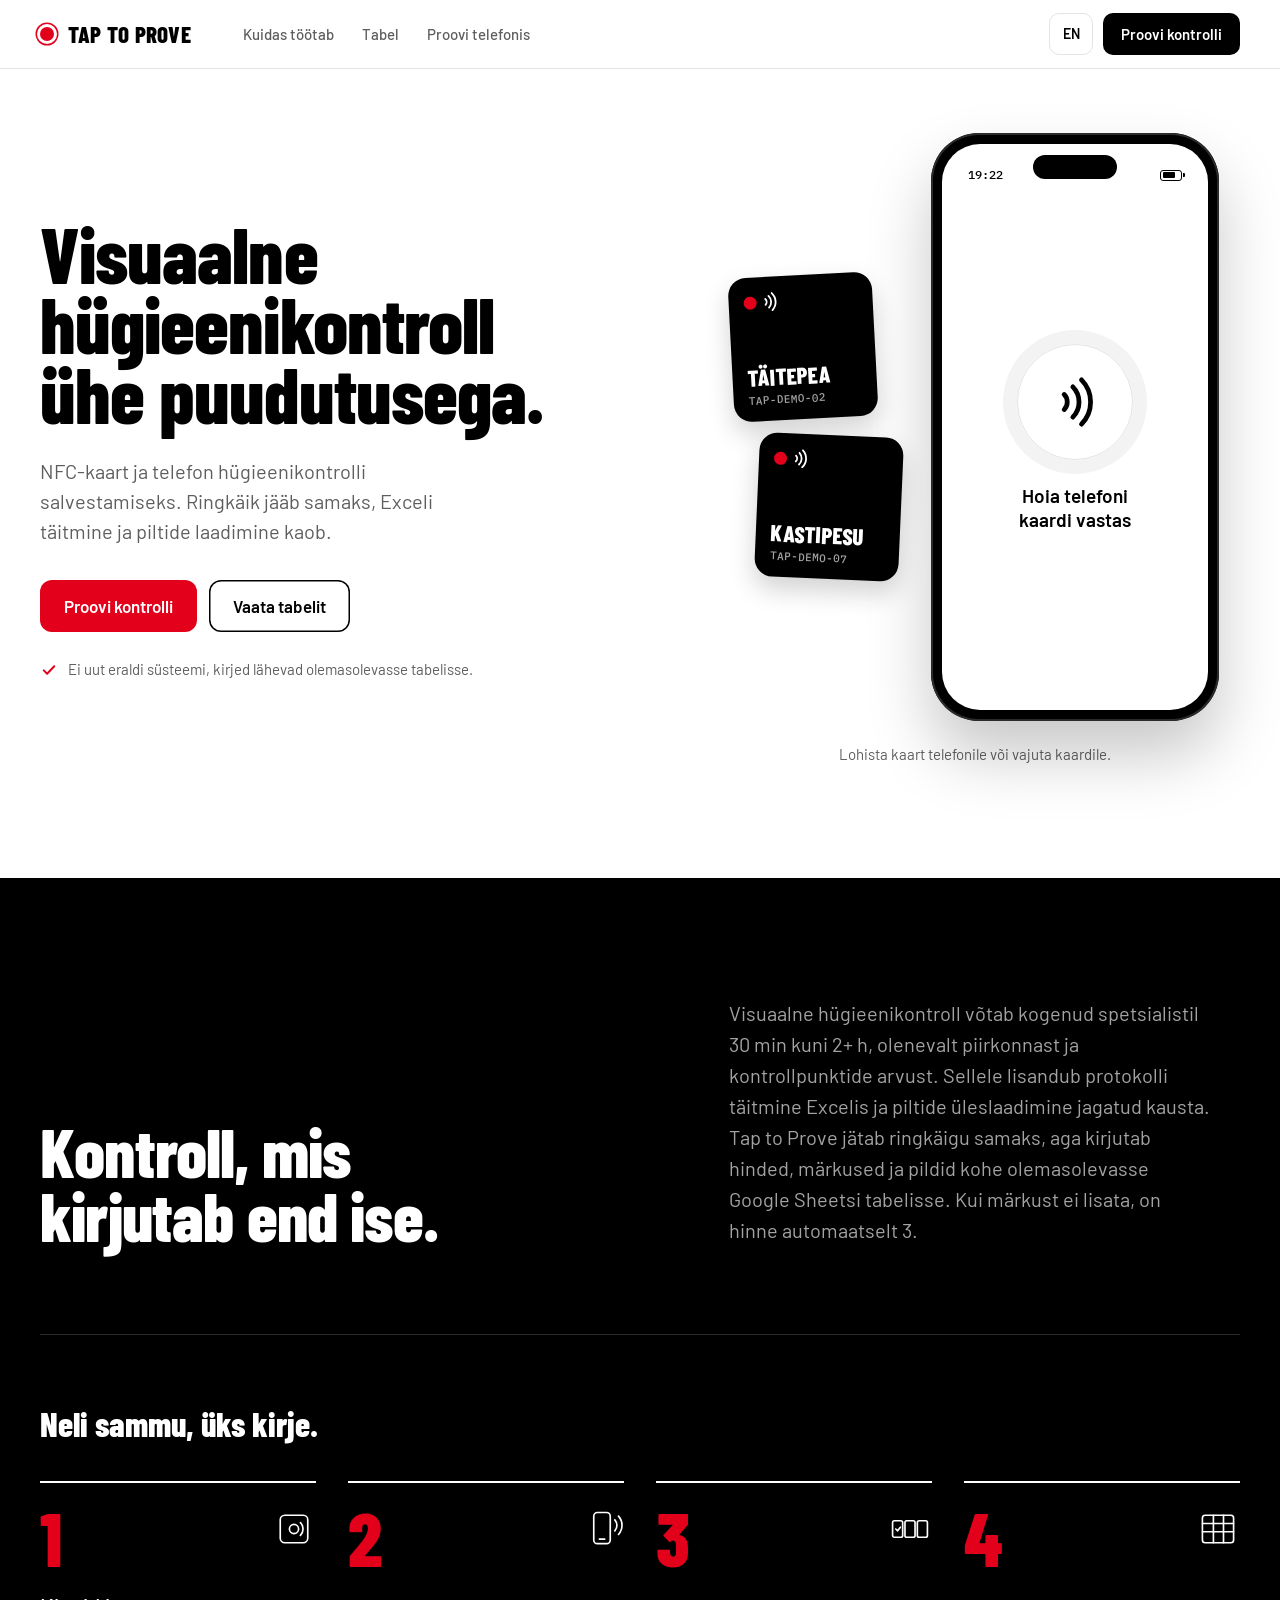
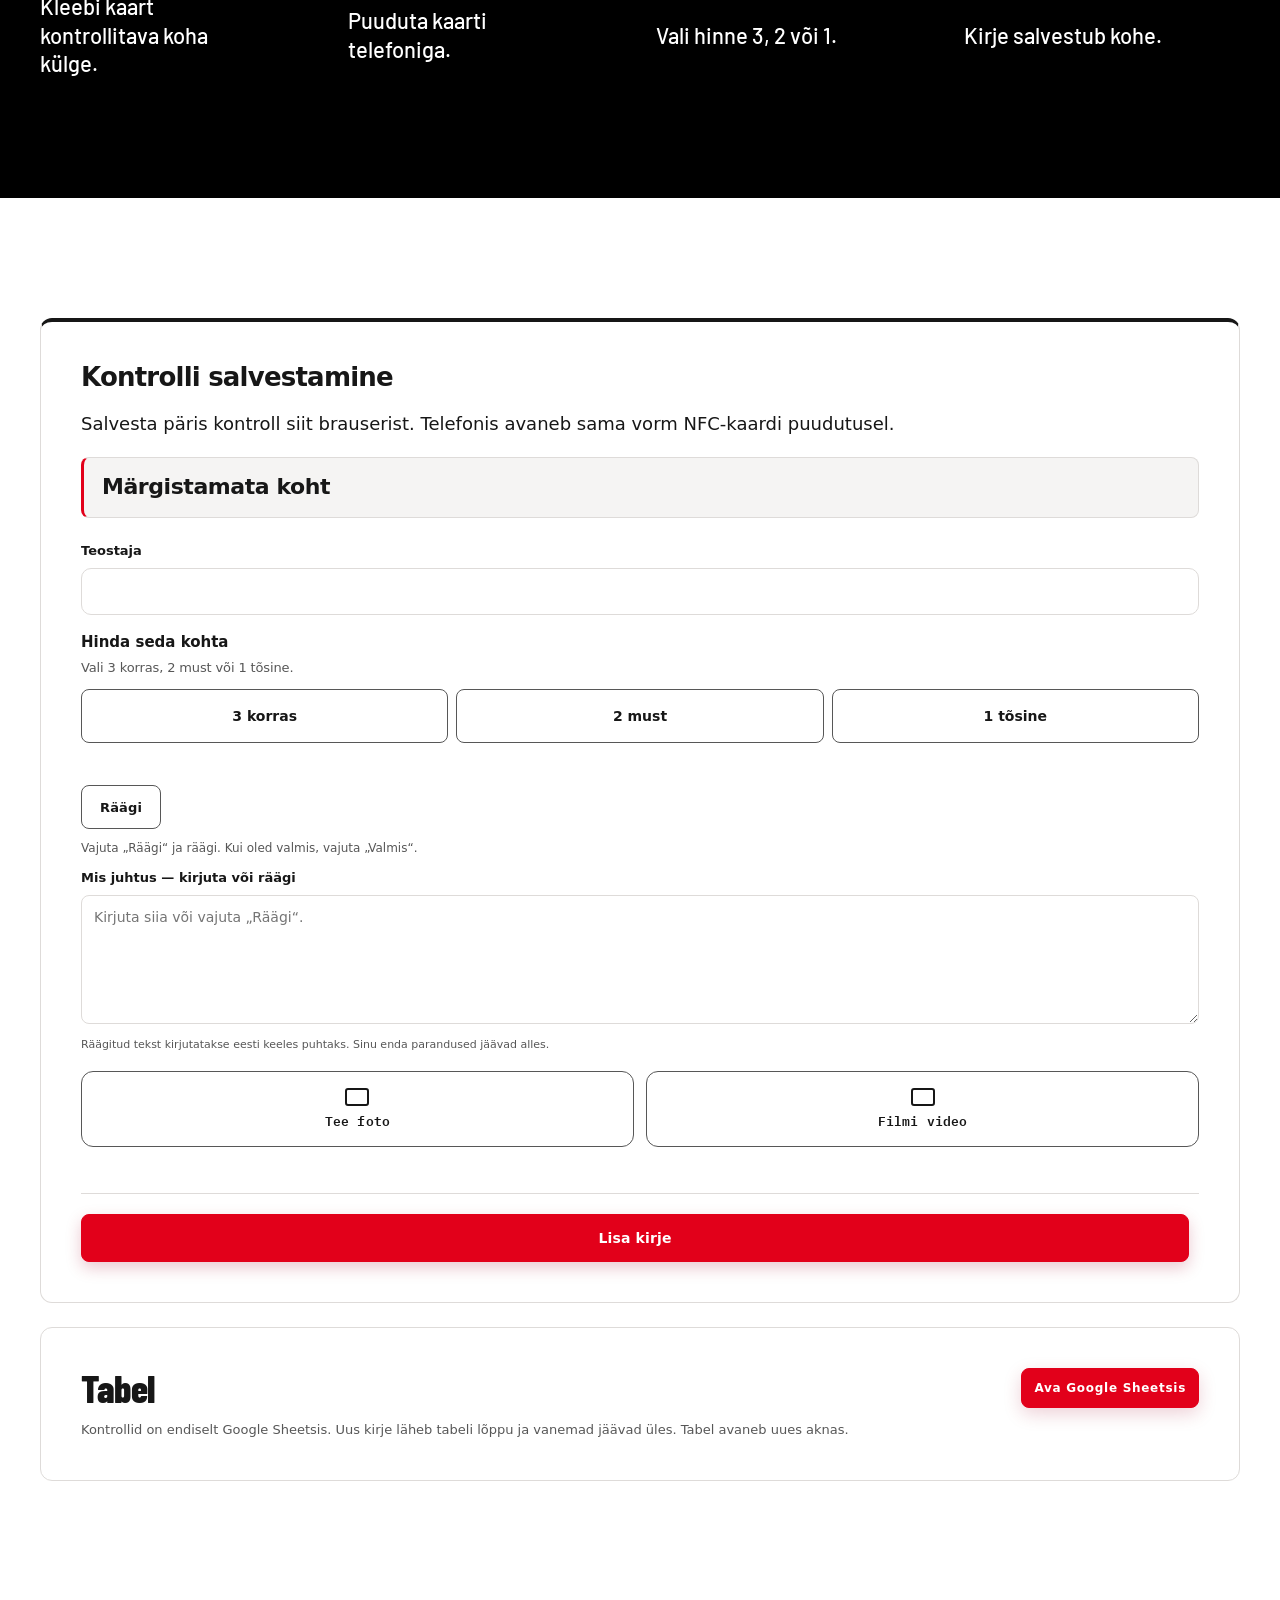
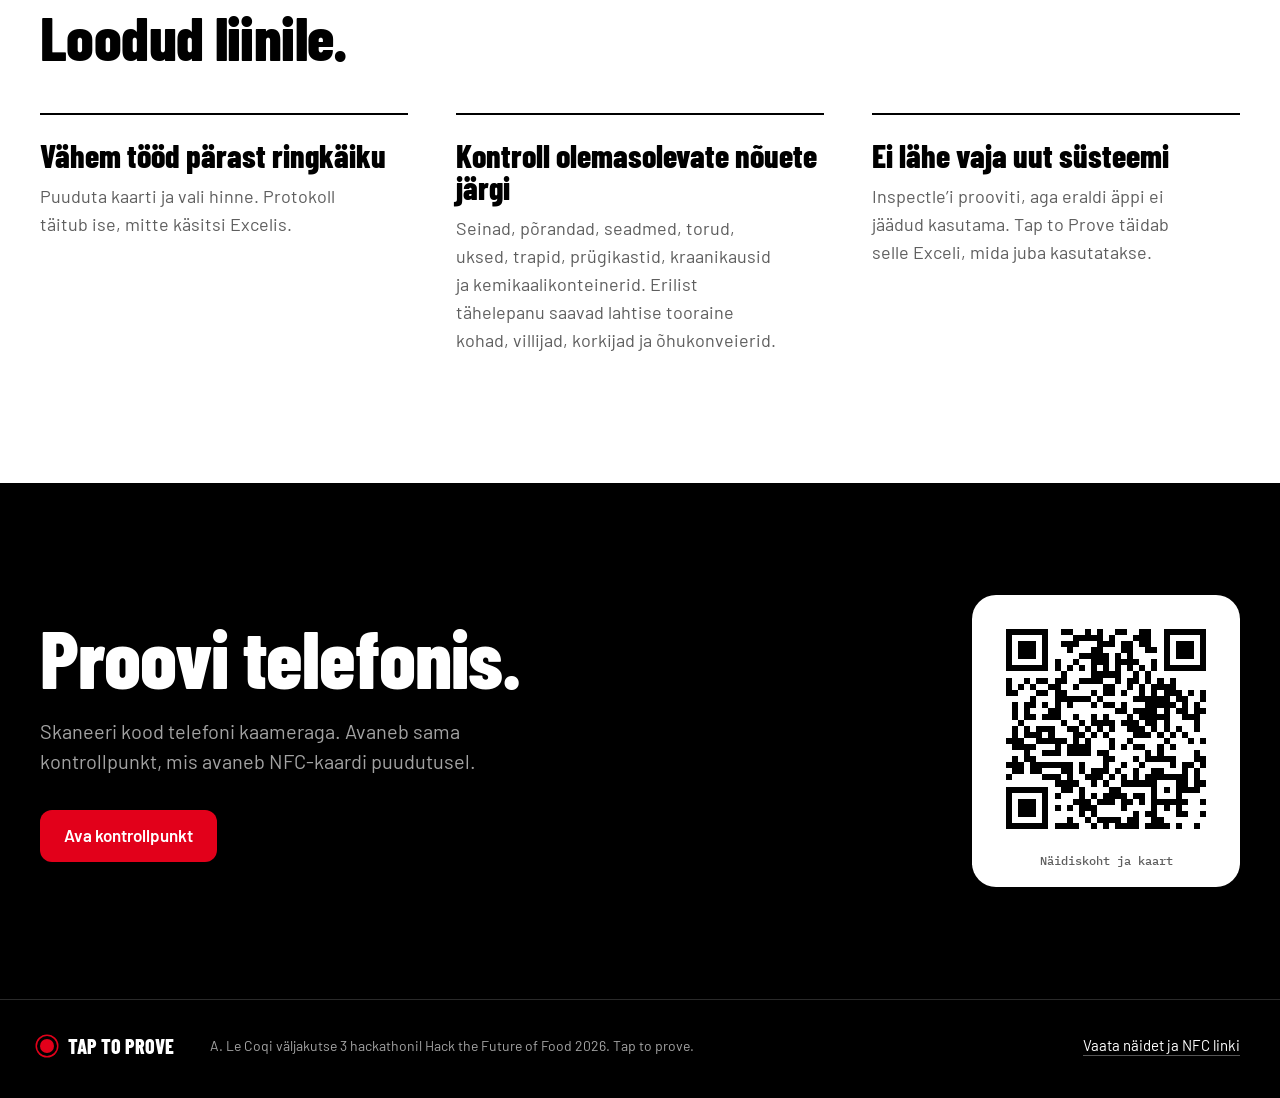
<file: app/index.html>
<!doctype html>
<html lang="et">
<head>
  <meta charset="utf-8">
  <meta name="viewport" content="width=device-width, initial-scale=1, viewport-fit=cover">
  <script>
    (function () {
      var params = new URLSearchParams(location.search);
      var record = /^nfc\./.test(location.hostname) || params.get('view') === 'record' || params.has('session');
      document.documentElement.dataset.mode = record ? 'record' : 'landing';
    })();
  </script>
  <title>Tap to Prove</title>
  <meta name="description" content="NFC-kaart ja telefonirakendus tootmisliini visuaalse hügieeni kontrolliks. Puuduta kaarti, vali hinne ja kirje salvestub kohe.">
  <meta name="theme-color" content="#ffffff">
  <link rel="manifest" href="manifest.webmanifest">
  <link rel="canonical" href="https://taptoprove.ee/">
  <link rel="icon" href="icon.svg" type="image/svg+xml">
  <link rel="stylesheet" href="styles.css" id="appStyles">
  <link rel="stylesheet" href="landing.css" id="landingStyles">
  <script>
    (function () {
      // landing.css imports styles.css as a cascade layer, so each host keeps one sheet.
      var landing = document.documentElement.dataset.mode === 'landing';
      document.getElementById(landing ? 'appStyles' : 'landingStyles').disabled = true;
    })();
  </script>
</head>
<body>
  <a class="skip" href="#capture" data-i18n="skip">Skip to capture</a>

  <header class="topbar">
    <nav class="nav-shell" aria-label="Tap to Prove">
      <a class="nav-brand" href="https://taptoprove.ee/">Tap to Prove</a>
      <div class="nav-links">
        <a href="#how" data-i18n="nav_how">Kuidas töötab</a>
        <a href="https://docs.google.com/spreadsheets/d/1xJlTBxqQoqIPhtNeUEm9Dq-ydR0xiJecWLwK_fbSnYs/edit?gid=221436371#gid=221436371" target="_blank" rel="noopener" data-i18n="nav_table">Tabel</a>
        <a href="#try" data-i18n="nav_try">Proovi telefonis</a>
      </div>
      <div class="nav-meta">
        <span id="net" class="net" role="status">Online</span>
        <button id="langToggle" class="switch" type="button" aria-label="Switch to Estonian">ET</button>
        <a class="nav-cta" href="#capture" data-i18n="nav_cta">Proovi kontrolli</a>
      </div>
    </nav>
  </header>

  <main class="site">
    <section class="hero" aria-labelledby="intro-title">
      <div class="hero-copy">
        <h1 id="intro-title" data-i18n="intro_title">Visuaalne hügieenikontroll ühe puudutusega.</h1>
        <p class="hero-note" data-i18n="hero_note">NFC-kaart ja telefon hügieenikontrolli salvestamiseks. Ringkäik jääb samaks, Exceli täitmine ja piltide laadimine kaob.</p>
        <div class="hero-actions">
          <a class="link-button primary" href="#capture" data-i18n="landing_start">Proovi kontrolli</a>
          <a class="link-button ghost" href="https://docs.google.com/spreadsheets/d/1xJlTBxqQoqIPhtNeUEm9Dq-ydR0xiJecWLwK_fbSnYs/edit?gid=221436371#gid=221436371" target="_blank" rel="noopener" data-i18n="landing_table">Vaata tabelit</a>
        </div>
        <p class="hero-proof" data-i18n="hero_proof">Ei uut eraldi süsteemi, kirjed lähevad olemasolevasse tabelisse.</p>
      </div>

      <div class="demo" id="demo" aria-labelledby="demo-title">
        <h2 id="demo-title" class="sr-only" data-i18n="demo_title">Proovi siin</h2>
        <div class="demo-stage">
          <div class="demo-cards" role="group" aria-labelledby="demoHint">
            <button class="tag" type="button" data-place="Täitepea" data-place-en="Filler head" data-tag="TAP-DEMO-02">
              <span class="tag-mark" aria-hidden="true"></span>
              <span class="tag-place">Täitepea</span>
              <span class="tag-id">TAP-DEMO-02</span>
            </button>
            <button class="tag" type="button" data-place="Kastipesu" data-place-en="Crate washer" data-tag="TAP-DEMO-07">
              <span class="tag-mark" aria-hidden="true"></span>
              <span class="tag-place">Kastipesu</span>
              <span class="tag-id">TAP-DEMO-07</span>
            </button>
          </div>

          <div class="phone" id="demoPhone">
            <div class="phone-screen" aria-live="polite">
              <div class="phone-status" aria-hidden="true">
                <span id="demoClock">12:00</span>
                <span class="phone-battery"></span>
              </div>
              <div class="ps ps-idle">
                <span class="ps-nfc" aria-hidden="true"></span>
                <p data-i18n="demo_idle">Hoia telefoni kaardi vastas</p>
              </div>
              <div class="ps ps-grade" hidden>
                <span class="ps-label" data-i18n="demo_place">Koht</span>
                <strong class="ps-place" id="demoPlace"></strong>
                <div class="ps-grades" role="group" aria-labelledby="demoGradeLabel">
                  <span id="demoGradeLabel" class="sr-only" data-i18n="grade_prompt">Hinda seda kohta</span>
                  <button type="button" data-grade="3"><b>3</b><span data-i18n="grade3_word">korras</span></button>
                  <button type="button" data-grade="2"><b>2</b><span data-i18n="grade2_word">must</span></button>
                  <button type="button" data-grade="1"><b>1</b><span data-i18n="grade1_word">tõsine</span></button>
                </div>
              </div>
              <div class="ps ps-saved" hidden>
                <span class="ps-check" aria-hidden="true"></span>
                <strong data-i18n="demo_saved">Kirje salvestatud</strong>
                <span class="ps-meta" id="demoSavedMeta"></span>
              </div>
            </div>
            <span class="phone-ping" aria-hidden="true"></span>
          </div>
        </div>
        <p class="demo-hint" id="demoHint" data-i18n="demo_hint">Lohista kaart telefonile või vajuta kaardile.</p>
        <div class="demo-words" hidden>
          <span data-word="record" data-i18n="record_added">Kirje</span>
        </div>
      </div>
    </section>

    <div class="band">
      <section id="explainer" class="explainer" aria-labelledby="what-title">
        <h2 id="what-title" data-i18n="what_heading">Kontroll, mis kirjutab end ise.</h2>
        <p data-i18n="what_body">Visuaalne hügieenikontroll võtab kogenud spetsialistil 30 min kuni 2+ h, olenevalt piirkonnast ja kontrollpunktide arvust. Sellele lisandub protokolli täitmine Excelis ja piltide üleslaadimine jagatud kausta. Tap to Prove jätab ringkäigu samaks, aga kirjutab hinded, märkused ja pildid kohe olemasolevasse Google Sheetsi tabelisse. Kui märkust ei lisata, on hinne automaatselt 3.</p>
      </section>

      <section id="how" class="how" aria-labelledby="how-title">
        <h2 id="how-title" class="how-title" data-i18n="how_heading">Neli sammu, üks kirje.</h2>
        <ol class="steps">
          <li class="step">
            <svg class="step-icon" viewBox="0 0 48 48" aria-hidden="true"><rect x="9" y="9" width="30" height="30" rx="5"/><circle cx="24" cy="24" r="5"/><path d="M31 17a10 10 0 0 1 0 14"/></svg>
            <span class="step-num" aria-hidden="true">1</span>
            <p data-i18n="flow1">Kleebi kaart kontrollitava koha külge.</p>
          </li>
          <li class="step">
            <svg class="step-icon" viewBox="0 0 48 48" aria-hidden="true"><rect x="15" y="6" width="18" height="34" rx="4"/><path d="M21 35h6"/><path d="M38 14a9 9 0 0 1 0 12"/><path d="M42 10a15 15 0 0 1 0 20"/></svg>
            <span class="step-num" aria-hidden="true">2</span>
            <p data-i18n="flow2">Puuduta kaarti telefoniga.</p>
          </li>
          <li class="step">
            <svg class="step-icon" viewBox="0 0 48 48" aria-hidden="true"><rect x="5" y="15" width="11" height="18" rx="2"/><rect x="18.5" y="15" width="11" height="18" rx="2"/><rect x="32" y="15" width="11" height="18" rx="2"/><path d="M8.5 24l2 2 3-4"/></svg>
            <span class="step-num" aria-hidden="true">3</span>
            <p data-i18n="flow3">Vali hinne 3, 2 või 1.</p>
          </li>
          <li class="step">
            <svg class="step-icon" viewBox="0 0 48 48" aria-hidden="true"><rect x="7" y="9" width="34" height="30" rx="3"/><path d="M7 18h34M7 27h34M19 9v30M30 9v30"/></svg>
            <span class="step-num" aria-hidden="true">4</span>
            <p data-i18n="flow4">Kirje salvestub kohe.</p>
          </li>
        </ol>
      </section>
    </div>

    <section id="capture" class="station panel" aria-labelledby="capture-title">
      <div class="section-head">
        <h2 id="capture-title" data-i18n="capture_title">Kontrolli salvestamine</h2>
        <p class="capture-intro landing-only" data-i18n="capture_intro">Salvesta päris kontroll siit brauserist. Telefonis avaneb sama vorm NFC-kaardi puudutusel.</p>
      </div>

      <section id="sessionPanel" class="session-panel" aria-labelledby="sessionTitle" hidden>
        <h3 id="sessionTitle"></h3>
        <p id="sessionDescription"></p>
        <p id="sessionIdentity" class="note"></p>
        <div id="sessionStartFields" hidden>
          <label class="field text-field">
            <span data-i18n="session_line">Liini nimi</span>
            <input id="sessionLineInput" type="text" autocomplete="off" spellcheck="false" maxlength="60">
          </label>
          <label class="field">
            <span data-i18n="session_name">Inspektori nimi</span>
            <input id="sessionName" type="text" autocomplete="name" maxlength="60">
          </label>
          <button id="sessionStart" class="action" type="button" data-i18n="session_start" disabled>Alusta inspektsiooni</button>
        </div>
        <ol id="sessionReview" class="session-review" hidden></ol>
        <label id="sessionSignatureField" class="field" hidden>
          <span data-i18n="session_signature">Allkiri: kirjuta oma nimi uuesti</span>
          <input id="sessionSignature" type="text" autocomplete="off" maxlength="60">
        </label>
        <button id="sessionFinish" class="action" type="button" data-i18n="session_finish" hidden disabled>Kinnita ja lõpeta kontroll</button>
        <p id="sessionNote" class="note" role="status" aria-live="polite"></p>
      </section>
      <div class="sync-controls">
        <span id="syncStatus" class="sync-status" data-state="sync_idle" role="status" aria-live="polite">Salvestatud selles seadmes</span>
        <button id="syncRetry" class="quiet small" type="button" data-i18n="sync_retry">Proovi uuesti saata</button>
        <p class="note" data-i18n="sync_keep_open">Hoia leht avatuna ja võrguühendusega, kuni kõik on saadetud. Kadunud vastuse järel võib uuesti saatmine tekitada korduva rea.</p>
      </div>
      <div class="capture-layout">
        <div class="capture-main">
          <div class="readout" id="assetStamp">
            <span id="assetStampName" data-i18n="untagged">Märgistamata koht</span>
          </div>
          <input id="asset" type="hidden" autocomplete="off" spellcheck="false">
          <label class="field text-field">
            <span data-i18n="worker">Teostaja</span>
            <input id="worker" type="text" autocomplete="name" spellcheck="false" maxlength="60">
          </label>

          <section class="grade-card" aria-labelledby="quick-title">
            <h3 id="quick-title" data-i18n="grade_prompt">Hinda seda kohta</h3>
            <p class="pad-prompt" data-i18n="grade_note">Vali 3 korras, 2 must või 1 tõsine.</p>
            <div class="grade-row" id="gradeRow" role="group" aria-labelledby="quick-title">
              <button id="grade3" class="grade-btn" type="button" data-grade="3" aria-pressed="false" data-i18n="grade3_label">3 korras</button>
              <button id="grade2" class="grade-btn" type="button" data-grade="2" aria-pressed="false" data-i18n="grade2_label">2 must</button>
              <button id="grade1" class="grade-btn" type="button" data-grade="1" aria-pressed="false" data-i18n="grade1_label">1 tõsine</button>
            </div>
            <p id="quickNote" class="note" role="status"></p>
          </section>

          <div class="voice-controls">
            <button id="voiceBtn" class="voice" type="button" aria-pressed="false" data-i18n="speak">Räägi</button>
            <div id="voiceLevel" class="voice-level" aria-hidden="true"></div>
            <p id="audioNote" class="note" role="status" data-i18n="audio_hint">Vajuta „Räägi“ ja räägi. Kui oled valmis, vajuta „Valmis“.</p>
          </div>

          <label class="field text-field">
            <span data-i18n="note_label">Mis juhtus — kirjuta või räägi</span>
            <textarea id="transcript" rows="5" placeholder="Kirjuta siia või vajuta „Räägi“." data-i18n-placeholder="note_ph"></textarea>
            <small class="field-hint" data-i18n="note_hint">Räägitud tekst kirjutatakse eesti keeles puhtaks. Sinu enda parandused jäävad alles.</small>
          </label>

          <div class="field file-field">
            <div class="evidence-actions">
              <button id="photoBtn" class="quiet" type="button" data-i18n="take_photo">Tee foto</button>
              <button id="videoBtn" class="quiet" type="button" data-i18n="record_video">Filmi video</button>
            </div>
            <input id="photo" type="file" accept="image/*,video/*" capture="environment" multiple hidden>
          </div>
          <figure id="mediaPreview" class="media-preview" hidden>
            <figcaption class="media-preview-meta">
              <span class="media-preview-text">
                <strong id="mediaPreviewTitle"></strong>
                <span id="mediaPreviewDetail"></span>
              </span>
              <button id="mediaClearBtn" class="quiet small" type="button" data-i18n="media_clear_all">Eemalda kõik</button>
            </figcaption>
            <ul id="mediaGallery" class="media-gallery"></ul>
          </figure>
          <p id="photoNote" class="note" role="status"></p>

          <div class="row save-row">
            <button id="saveBtn" class="action" type="button" data-i18n="save" disabled>Lisa kirje</button>
            <span id="saveNote" class="note" role="status"></span>
          </div>

          <div id="lastRecord" class="last-record" hidden>
            <img id="lastRecordThumb" alt="" width="56" height="56" hidden>
            <div class="last-record-text">
              <strong id="lastRecordTitle"></strong>
              <span id="lastRecordDetail"></span>
            </div>
            <div class="last-record-actions">
              <a class="link-button ghost small" href="/sheet" data-i18n="open_sheet">Vaata kirjeid</a>
            </div>
          </div>
        </div>
      </div>
    </section>
    <section id="hygieen" class="sample-sheet panel" aria-labelledby="sheet-title">
      <div class="section-head">
        <h2 id="sheet-title" data-i18n="sheet_title">Tabel</h2>
        <a class="link-button primary small" href="https://docs.google.com/spreadsheets/d/1xJlTBxqQoqIPhtNeUEm9Dq-ydR0xiJecWLwK_fbSnYs/edit?gid=221436371#gid=221436371" target="_blank" rel="noopener" data-i18n="sheet_open">Ava Google Sheetsis</a>
      </div>
      <p class="note" data-i18n="sheet_note">Kontrollid on endiselt Google Sheetsis. Uus kirje läheb tabeli lõppu ja vanemad jäävad üles. Tabel avaneb uues aknas.</p>
    </section>

    <section class="benefits" aria-labelledby="benefits-title">
      <h2 id="benefits-title" data-i18n="benefits_title">Loodud liinile.</h2>
      <div class="benefit-grid">
        <article class="benefit"><h3 data-i18n="benefit1_title">Vähem tööd pärast ringkäiku</h3><p data-i18n="benefit1_body">Puuduta kaarti ja vali hinne. Protokoll täitub ise, mitte käsitsi Excelis.</p></article>
        <article class="benefit"><h3 data-i18n="benefit2_title">Kontroll olemasolevate nõuete järgi</h3><p data-i18n="benefit2_body">Seinad, põrandad, seadmed, torud, uksed, trapid, prügikastid, kraanikausid ja kemikaalikonteinerid. Erilist tähelepanu saavad lahtise tooraine kohad, villijad, korkijad ja õhukonveierid.</p></article>
        <article class="benefit"><h3 data-i18n="benefit3_title">Ei lähe vaja uut süsteemi</h3><p data-i18n="benefit3_body">Inspectle’i prooviti, aga eraldi äppi ei jäädud kasutama. Tap to Prove täidab selle Exceli, mida juba kasutatakse.</p></article>
      </div>
    </section>

    <section id="try" class="try" aria-labelledby="try-title">
      <div class="try-copy">
        <h2 id="try-title" data-i18n="try_title">Proovi telefonis.</h2>
        <p data-i18n="try_body">Skaneeri kood telefoni kaameraga. Avaneb sama kontrollpunkt, mis avaneb NFC-kaardi puudutusel.</p>
        <a class="link-button primary" href="https://nfc.taptoprove.ee/" data-i18n="try_cta">Ava kontrollpunkt</a>
      </div>
      <figure class="qr">
        <svg viewBox="-2 -2 37 37" role="img" aria-labelledby="qrCaption" shape-rendering="crispEdges"><path stroke="#000" d="M0 0.5h7m2 0h2m2 0h1m1 0h1m2 0h2m2 0h2m2 0h7m-33 1h1m5 0h1m4 0h5m1 0h1m3 0h3m2 0h1m5 0h1m-33 1h1m1 0h3m1 0h1m2 0h3m3 0h3m1 0h2m1 0h2m2 0h1m1 0h3m1 0h1m-33 1h1m1 0h3m1 0h1m3 0h1m3 0h2m3 0h2m2 0h2m1 0h1m1 0h3m1 0h1m-33 1h1m1 0h3m1 0h1m5 0h5m1 0h1m1 0h1m5 0h1m1 0h3m1 0h1m-33 1h1m5 0h1m1 0h1m2 0h1m2 0h3m1 0h4m2 0h1m1 0h1m5 0h1m-33 1h7m1 0h1m1 0h1m1 0h1m1 0h1m1 0h1m1 0h1m1 0h1m1 0h1m1 0h1m1 0h7m-24 1h1m4 0h5m2 0h1m1 0h1m-24 1h1m2 0h1m1 0h2m1 0h2m2 0h4m2 0h1m1 0h2m1 0h1m1 0h1m1 0h1m-28 1h1m1 0h1m1 0h1m2 0h2m2 0h1m4 0h2m2 0h1m1 0h1m1 0h4m-28 1h2m3 0h2m1 0h2m4 0h1m1 0h2m1 0h1m2 0h1m1 0h1m1 0h3m1 0h1m1 0h1m-29 1h1m3 0h6m1 0h1m5 0h6m1 0h2m2 0h1m-32 1h1m1 0h2m1 0h1m1 0h1m1 0h1m3 0h1m1 0h2m1 0h1m3 0h5m1 0h1m1 0h1m-31 1h1m1 0h1m3 0h2m9 0h2m1 0h4m1 0h1m1 0h2m1 0h2m-32 1h1m1 0h2m1 0h3m2 0h1m2 0h1m1 0h1m3 0h1m1 0h5m2 0h3m-30 1h1m6 0h1m2 0h1m1 0h4m1 0h3m1 0h2m1 0h1m4 0h1m-31 1h1m1 0h1m1 0h3m2 0h2m1 0h1m1 0h1m1 0h1m2 0h3m1 0h1m1 0h1m1 0h1m2 0h1m-31 1h1m1 0h3m1 0h1m3 0h2m1 0h1m1 0h1m4 0h3m1 0h1m1 0h1m1 0h1m-30 1h3m2 0h5m1 0h1m1 0h1m3 0h1m2 0h1m5 0h1m3 0h1m1 0h1m-32 1h4m3 0h1m1 0h4m3 0h1m1 0h1m1 0h2m2 0h1m1 0h1m-25 1h1m2 0h3m1 0h4m1 0h2m6 0h1m1 0h1m5 0h1m-31 1h1m1 0h2m11 0h2m3 0h1m1 0h5m3 0h2m-33 1h3m1 0h7m1 0h1m3 0h1m2 0h1m2 0h1m4 0h1m1 0h2m1 0h1m-32 1h2m1 0h2m3 0h2m1 0h1m1 0h3m1 0h1m2 0h1m2 0h2m3 0h1m1 0h1m-32 1h1m5 0h3m1 0h1m2 0h3m1 0h1m1 0h1m1 0h1m1 0h7m1 0h1m-24 1h4m2 0h1m1 0h1m2 0h6m3 0h2m1 0h2m-33 1h7m2 0h2m1 0h1m4 0h2m5 0h1m1 0h1m1 0h4m-32 1h1m5 0h1m1 0h1m3 0h1m1 0h1m1 0h4m1 0h2m1 0h1m3 0h1m-29 1h1m1 0h3m1 0h1m4 0h3m1 0h3m1 0h2m1 0h1m1 0h6m2 0h1m-33 1h1m1 0h3m1 0h1m1 0h1m1 0h1m1 0h3m4 0h1m4 0h1m1 0h1m1 0h1m-29 1h1m1 0h3m1 0h1m5 0h1m1 0h1m6 0h1m1 0h2m3 0h2m2 0h1m-33 1h1m5 0h1m3 0h1m2 0h1m1 0h4m1 0h2m2 0h2m-26 1h7m1 0h4m2 0h1m1 0h1m1 0h4m1 0h4m1 0h1m2 0h1"/></svg>
        <figcaption id="qrCaption" data-i18n="try_caption">Näidiskoht ja kaart</figcaption>
      </figure>
    </section>
  </main>

  <footer class="site-footer">
    <div class="footer-inner">
      <a class="nav-brand footer-brand" href="https://taptoprove.ee/">Tap to Prove</a>
      <p data-i18n="footer">A. Le Coqi väljakutse 3 hackathonil Hack the Future of Food 2026. Tap to prove.</p>
      <div class="footer-links">
        <a href="/showcase" id="showcaseLink" data-i18n="showcase">Vaata näidet ja NFC linki</a>
        <a href="/sheet" id="sheetLink" data-i18n="sheet">Elavad kirjed</a>
      </div>
    </div>
  </footer>

  <script type="module" src="app.js"></script>
  <script type="module" src="landing.js"></script>
</body>
</html>
</file>
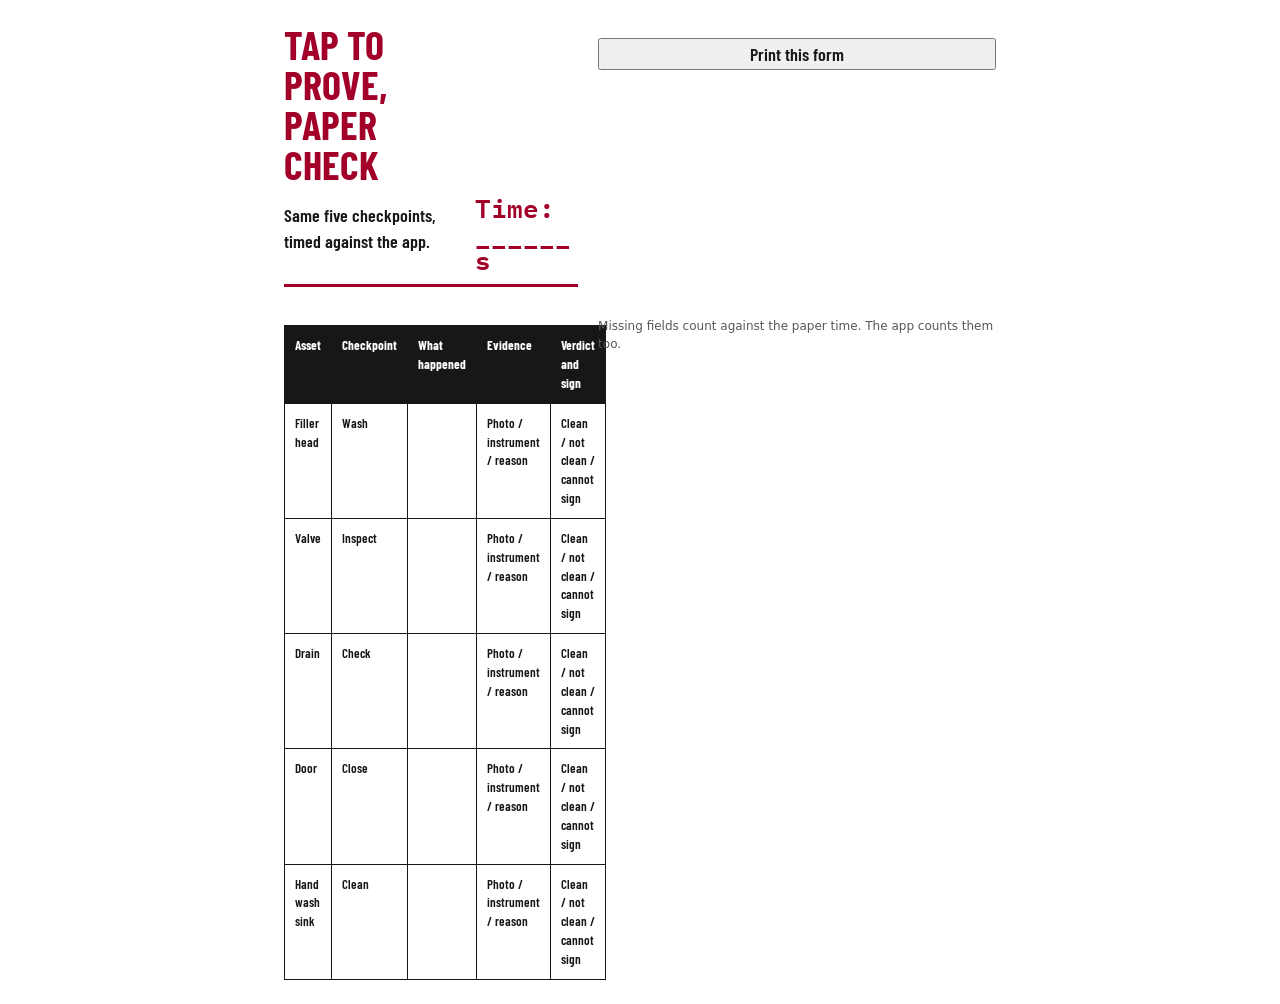
<file: app/paper.html>
<!doctype html>
<html lang="en">
<head>
  <meta charset="utf-8">
  <meta name="viewport" content="width=device-width, initial-scale=1">
  <title>Tap to Prove paper form</title>
  <link rel="stylesheet" href="styles.css">
  <style>
    body { background: var(--paper); color: var(--ink); font-family: 'Barlow Condensed', 'Arial Narrow', sans-serif; }
    main { max-width: 760px; padding: 24px; }
    h1 { font: 700 40px/1 'Barlow Condensed', sans-serif; margin: 0 0 4px; text-transform: uppercase; }
    .paper-head { display: flex; justify-content: space-between; align-items: end; border-bottom: 3px solid var(--accent); padding-bottom: 12px; }
    h1 { color: var(--accent); }
    .timer { font: 700 26px/1 'IBM Plex Mono', monospace; color: var(--accent); }
    table { width: 100%; border-collapse: collapse; margin-top: 18px; }
    th, td { border: 1px solid var(--ink); padding: 10px; text-align: left; vertical-align: top; height: 54px; font-size: 13px; }
    th { background: var(--ink); color: var(--paper); }
    .print-btn { margin: 14px 0; }
    @media print { .print-btn { display: none; } body { font-size: 11px; } }
  </style>
</head>
<body>
  <main>
    <div class="paper-head">
      <div>
        <h1>Tap to Prove, paper check</h1>
        <p>Same five checkpoints, timed against the app.</p>
      </div>
      <span class="timer">Time: ______ s</span>
    </div>
    <button class="ghost print-btn" type="button" onclick="window.print()">Print this form</button>
    <table>
      <thead><tr><th>Asset</th><th>Checkpoint</th><th>What happened</th><th>Evidence</th><th>Verdict and sign</th></tr></thead>
      <tbody>
        <tr><td>Filler head</td><td>Wash</td><td></td><td>Photo / instrument / reason</td><td>Clean / not clean / cannot sign</td></tr>
        <tr><td>Valve</td><td>Inspect</td><td></td><td>Photo / instrument / reason</td><td>Clean / not clean / cannot sign</td></tr>
        <tr><td>Drain</td><td>Check</td><td></td><td>Photo / instrument / reason</td><td>Clean / not clean / cannot sign</td></tr>
        <tr><td>Door</td><td>Close</td><td></td><td>Photo / instrument / reason</td><td>Clean / not clean / cannot sign</td></tr>
        <tr><td>Hand wash sink</td><td>Clean</td><td></td><td>Photo / instrument / reason</td><td>Clean / not clean / cannot sign</td></tr>
      </tbody>
    </table>
    <p class="note">Missing fields count against the paper time. The app counts them too.</p>
  </main>
</body>
</html>
</file>
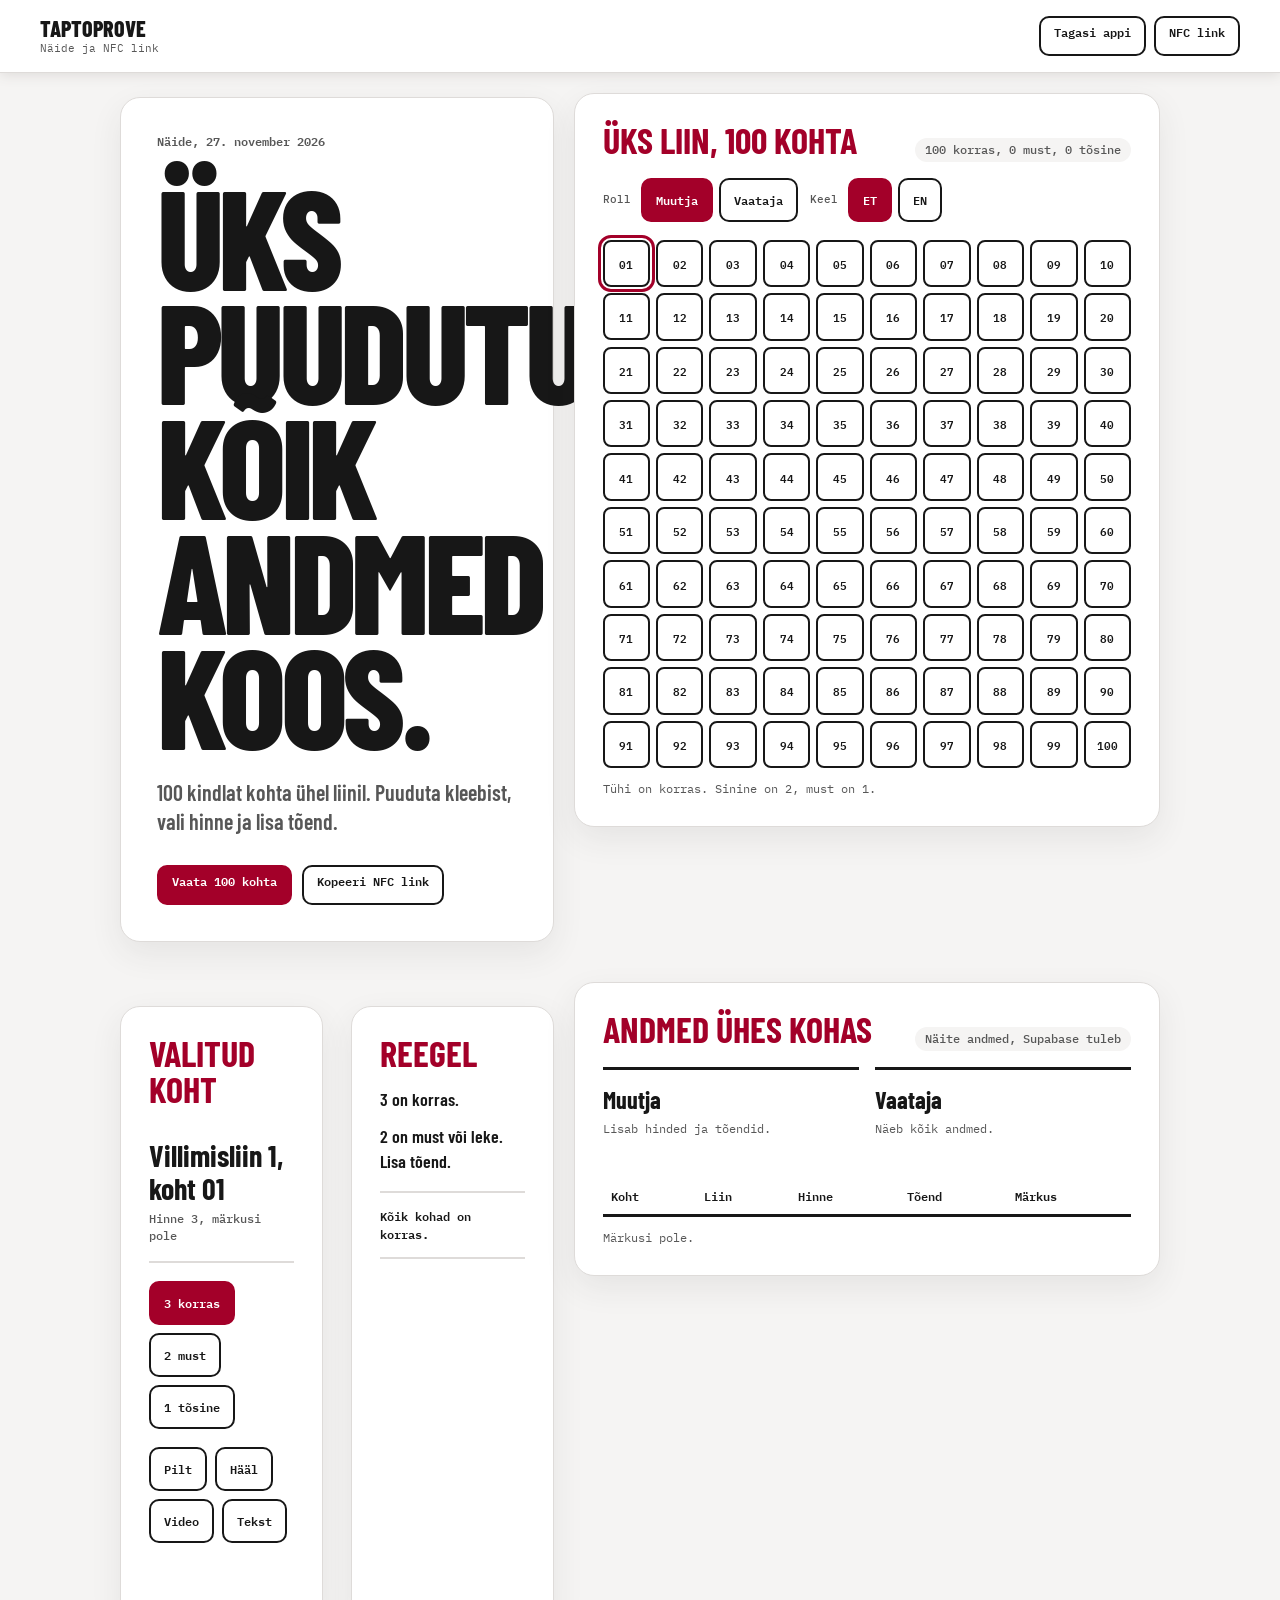
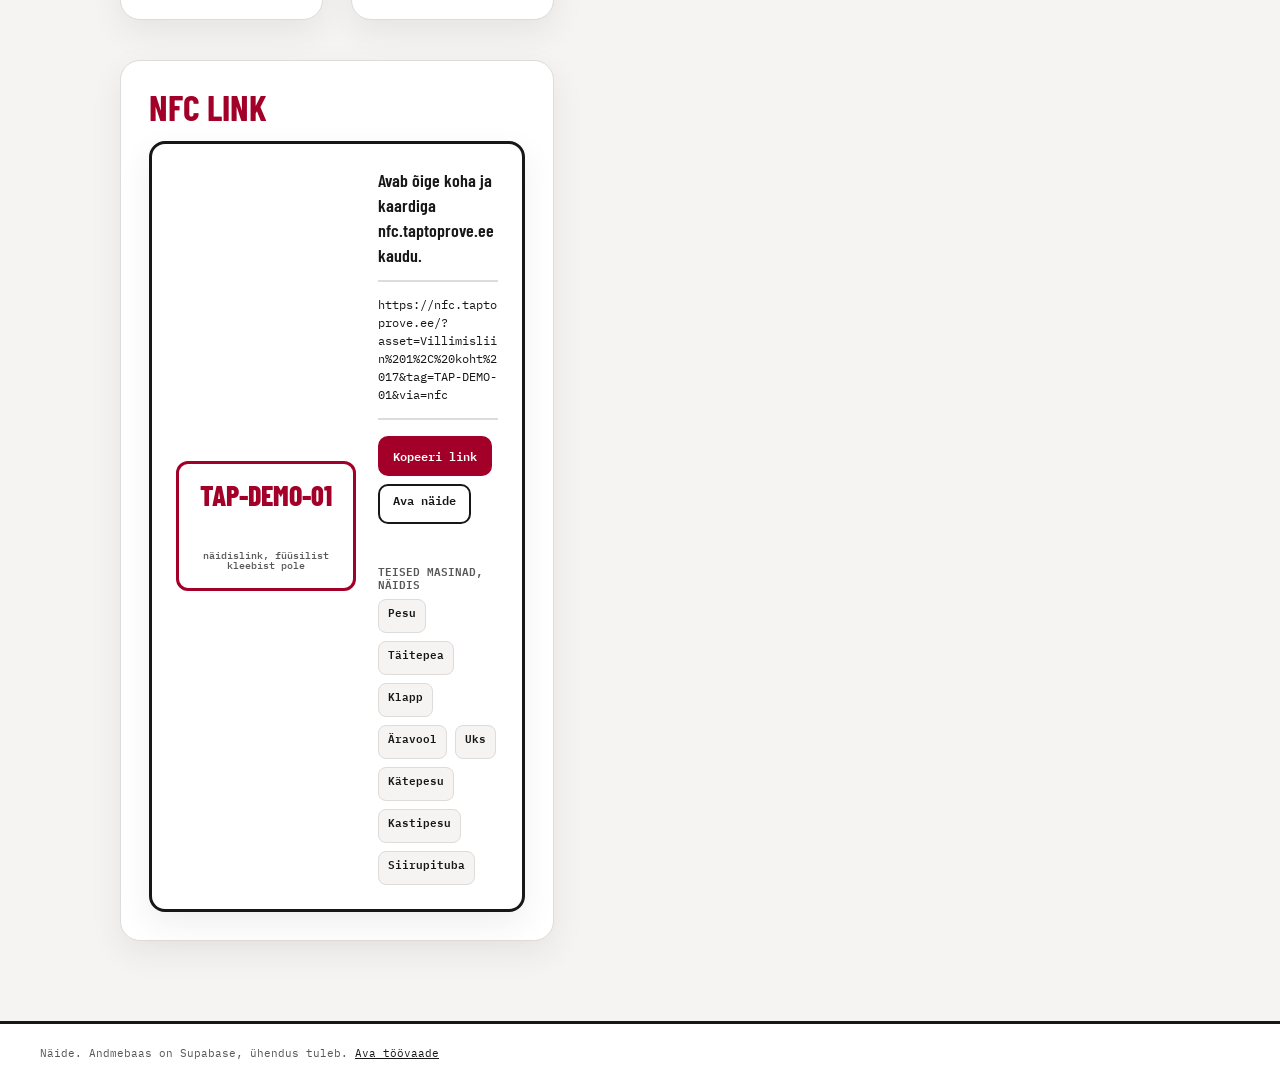
<file: app/showcase.html>
<!doctype html>
<html lang="et">
<head>
  <meta charset="utf-8">
  <meta name="viewport" content="width=device-width, initial-scale=1">
  <title>TapToProve näide ja NFC link</title>
  <meta name="description" content="Näide: üks villimisliin, 100 kontrollikohta, rollid, hinded, pildid ja NFC link.">
  <link rel="stylesheet" href="styles.css">
  <style>
    body { background: var(--paper); color: var(--ink); }
    .showcase-topbar { position: sticky; top: 0; z-index: 10; display: flex; align-items: center; justify-content: space-between; gap: 14px; padding: 16px clamp(16px, 4vw, 40px); border-bottom: 3px solid var(--ink); background: var(--paper); }
    .showcase-topbar strong { display: block; font: 800 22px/1 var(--display); text-transform: uppercase; }
    .showcase-topbar small { display: block; margin-top: 3px; font: 400 11px/1.2 var(--mono); color: var(--muted); }
    .showcase-topbar nav { display: flex; flex-wrap: wrap; gap: 8px; justify-content: flex-end; }
    .showcase-topbar a, .showcase-topbar button, .ghost, .solid, .grade, .media-btn, .role-btn, .lang-btn { min-height: 40px; padding: 8px 13px; border: 2px solid var(--ink); background: var(--paper); color: var(--ink); font: 600 12px/1 var(--mono); text-decoration: none; }
    .showcase-topbar a:hover, .showcase-topbar button:hover, .ghost:hover, .media-btn:hover, .role-btn:hover, .lang-btn:hover { background: var(--wash); }
    .solid { background: var(--accent); border-color: var(--accent); color: var(--paper); }
    .solid:hover { background: var(--accent-dark); border-color: var(--accent-dark); }
    button:disabled { opacity: .45; cursor: not-allowed; }
    button:focus-visible, a:focus-visible { outline: 2px solid var(--accent); outline-offset: 3px; }
    button, a, .cell { transition: background-color .16s ease, color .16s ease, border-color .16s ease, transform .16s ease; }

    .showcase { max-width: 1180px; margin: 0 auto; padding: 0 clamp(16px, 4vw, 40px) 80px; }
    .hero-demo { padding: 72px 0 48px; border-bottom: 3px solid var(--accent); }
    .hero-demo p.kicker { margin: 0 0 12px; font: 600 12px/1.3 var(--mono); color: var(--muted); }
    .hero-demo h1 { margin: 0; font: 800 clamp(64px, 12vw, 150px)/.82 var(--display); letter-spacing: -.04em; text-transform: uppercase; }
    .hero-demo .lead { max-width: 58ch; margin: 26px 0 0; font: 500 22px/1.35 var(--display); color: var(--muted); }
    .hero-actions { display: flex; flex-wrap: wrap; gap: 10px; margin-top: 28px; }

    .panel { margin-top: 48px; padding-top: 22px; border-top: 4px solid var(--ink); }
    .panel-head { display: flex; align-items: baseline; justify-content: space-between; gap: 12px; flex-wrap: wrap; margin-bottom: 16px; }
    .panel h2 { margin: 0; font: 700 36px/1 var(--display); text-transform: uppercase; }
    .panel-head span { font: 500 12px/1.3 var(--mono); color: var(--muted); }
    .hint { margin: 12px 0 0; font: 400 12px/1.5 var(--mono); color: var(--muted); }
    .controls { display: flex; flex-wrap: wrap; gap: 12px; align-items: center; margin-bottom: 18px; }
    .control-group { display: flex; gap: 6px; align-items: center; }
    .control-group > span { margin-right: 4px; font: 500 11px/1 var(--mono); color: var(--muted); }
    .role-btn.on, .lang-btn.on { background: var(--accent); border-color: var(--accent); color: var(--paper); }

    .grid { display: grid; grid-template-columns: repeat(10, minmax(0, 1fr)); gap: 6px; }
    .cell { position: relative; aspect-ratio: 1; border: 2px solid var(--ink); background: var(--paper); font: 600 11px/1 var(--mono); color: var(--ink); }
    .cell:hover { background: var(--wash); transform: translateY(-1px); }
    .cell.grade2 { background: var(--accent); border-color: var(--accent); color: var(--paper); }
    .cell.grade1 { background: var(--accent-dark); border-color: var(--accent-dark); color: var(--paper); }
    .cell.selected { outline: 3px solid var(--accent); outline-offset: 2px; }
    .cell.has-media::after { content: ''; position: absolute; top: 5px; right: 5px; width: 7px; height: 7px; background: var(--paper); border: 2px solid currentColor; }

    .split { display: grid; grid-template-columns: repeat(2, minmax(0, 1fr)); gap: 28px; }
    .split .panel { margin-top: 44px; }
    .selected-card { min-height: 84px; padding: 16px 0; border-bottom: 2px solid var(--line); }
    .selected-card strong { display: block; font: 700 30px/1.1 var(--display); }
    .selected-card span { display: block; margin-top: 6px; font: 500 12px/1.4 var(--mono); color: var(--muted); }
    .action-row { display: flex; flex-wrap: wrap; gap: 8px; margin-top: 18px; }
    .grade.on { background: var(--accent); border-color: var(--accent); color: var(--paper); }
    .media-btn.on { border-color: var(--accent); color: var(--accent); }
    .state { min-height: 22px; margin-top: 14px; font: 600 12px/1.5 var(--mono); color: var(--accent); }
    .rule { margin: 0 0 12px; font: 500 18px/1.4 var(--display); }
    .rule b { color: var(--accent); }
    .rule-state { min-height: 58px; margin: 16px 0; padding: 14px 0; border-top: 2px solid var(--line); border-bottom: 2px solid var(--line); font: 600 12px/1.5 var(--mono); }

    .machine-links { display: flex; flex-wrap: wrap; gap: 8px; align-items: center; margin-top: 12px; }
    .machine-links > span { width: 100%; font: 600 11px/1.2 var(--mono); color: var(--muted); text-transform: uppercase; }
    .machine-links a { min-height: 34px; padding: 6px 9px; border: 1px solid var(--line); background: var(--wash); color: var(--ink); font: 600 11px/1 var(--mono); text-decoration: none; border-radius: 8px; }
    .machine-links a:hover { background: var(--accent); border-color: var(--accent); color: var(--paper); }

    .role-grid { display: grid; grid-template-columns: repeat(2, minmax(0, 1fr)); gap: 16px; margin-bottom: 22px; }
    .role-cell { padding: 18px 0; border-top: 3px solid var(--ink); }
    .role-cell strong { display: block; font: 700 24px/1 var(--display); }
    .role-cell p { margin: 8px 0 0; font: 400 12px/1.5 var(--mono); color: var(--muted); }
    table { width: 100%; border-collapse: collapse; }
    th, td { padding: 10px 8px; border-bottom: 2px solid var(--line); text-align: left; vertical-align: top; font: 400 12px/1.4 var(--mono); }
    th { border-bottom: 3px solid var(--ink); font-weight: 600; }
    td.grade2 { color: var(--accent); font-weight: 600; }
    td.grade1 { color: var(--ink); font-weight: 600; }

    .tag-card { display: grid; grid-template-columns: 180px minmax(0, 1fr); gap: 22px; align-items: center; padding: 24px; border: 3px solid var(--ink); }
    .tag-sticker { display: grid; place-items: center; min-height: 130px; border: 3px solid var(--accent); border-radius: 12px; color: var(--accent); font: 800 28px/1 var(--display); text-align: center; }
    .tag-sticker small { display: block; margin-top: 8px; font: 500 10px/1 var(--mono); color: var(--muted); }
    .tag-card code { display: block; margin: 10px 0 16px; padding: 14px 0; border-top: 2px solid var(--line); border-bottom: 2px solid var(--line); font: 400 12px/1.5 var(--mono); overflow-wrap: anywhere; }
    .tag-card .action-row { margin-top: 0; }
    .copy-note { min-height: 18px; margin-top: 10px; font: 600 11px/1.3 var(--mono); color: var(--accent); }

    .showcase-footer { padding: 22px clamp(16px, 4vw, 40px); border-top: 3px solid var(--ink); font: 400 11px/1.4 var(--mono); color: var(--muted); }
    .showcase-footer a { color: var(--ink); }

    @media (max-width: 820px) {
      .split, .role-grid { grid-template-columns: 1fr; }
      .tag-card { grid-template-columns: 1fr; }
    }
    @media (max-width: 560px) {
      .hero-demo { padding-top: 44px; }
      .hero-demo h1 { font-size: clamp(52px, 15vw, 86px); }
      .grid { grid-template-columns: repeat(8, minmax(0, 1fr)); }
      .showcase-topbar strong { font-size: 18px; }
      .panel h2 { font-size: 30px; }
      .showcase-topbar a, .showcase-topbar button, .ghost, .solid, .grade, .media-btn, .role-btn, .lang-btn, .cell { min-height: 44px; }
    }
    /* illustration-style rounded cards and controls */
    .showcase-topbar a, .showcase-topbar button, .ghost, .solid, .grade, .media-btn, .role-btn, .lang-btn { border-radius: 10px; }
    .cell { border-radius: 8px; }
    .tag-card { border-radius: 16px; }
    .panel h2 { color: var(--accent); }

    /* UX v2 — the same card language as the main app */
    body { background: var(--wash); }
    .showcase-topbar { background: var(--paper); border-bottom: 1px solid var(--line); box-shadow: 0 2px 12px var(--line); }
    .showcase { max-width: 1120px; }
    .hero-demo { margin-top: 24px; padding: 36px; background: var(--paper); border: 1px solid var(--line); border-radius: var(--card-radius); box-shadow: var(--shadow-card); }
    .hero-demo p.kicker { margin-bottom: 28px; }
    .hero-demo h1 { font-size: clamp(64px, 11vw, 140px); }
    .panel { margin-top: 20px; padding: 28px; background: var(--paper); border: 1px solid var(--line); border-radius: var(--card-radius); box-shadow: var(--shadow-card); }
    .panel-head span { padding: 4px 10px; border-radius: 999px; background: var(--wash); }
    .grade, .role-btn, .lang-btn, .media-btn { min-height: 44px; }
    .cell { transition: transform .12s ease, box-shadow .16s ease, background-color .16s ease; }
    .cell:hover { box-shadow: 0 6px 14px var(--line); }
    .cell:active { transform: scale(.96); }
    .state { color: var(--accent); font-weight: 600; }
    .tag-card { box-shadow: var(--shadow-card); }
    .showcase-footer { background: var(--paper); }
    @media (max-width: 720px) {
      .hero-demo { padding: 24px; }
      .hero-demo h1 { font-size: clamp(52px, 15vw, 92px); }
      .panel { padding: 20px; }
    }
  </style>
</head>
<body>
  <header class="showcase-topbar">
    <div>
      <strong>TapToProve</strong>
      <small id="topSubtitle">Näide ja NFC link</small>
    </div>
    <nav aria-label="Näite navigeerimine">
      <a href="index.html" id="backLink">Tagasi appi</a>
      <a href="#nfc" id="nfcNav">NFC link</a>
    </nav>
  </header>

  <main class="showcase">
    <section class="hero-demo" aria-labelledby="heroDemoTitle">
      <p class="kicker" id="heroKicker">Näide, 27. november 2026</p>
      <h1 id="heroDemoTitle">Üks puudutus.<br>Kõik andmed koos.</h1>
      <p class="lead" id="heroLead">100 kindlat kohta ühel liinil. Puuduta kleebist, vali hinne ja lisa tõend.</p>
      <div class="hero-actions">
        <a class="solid" href="#board" id="boardNav">Vaata 100 kohta</a>
        <a class="ghost" href="#nfc" id="nfcHeroNav">Kopeeri NFC link</a>
      </div>
    </section>

    <section class="panel" id="board" aria-labelledby="boardTitle">
      <div class="panel-head">
        <h2 id="boardTitle">Üks liin, 100 kohta</h2>
        <span id="boardStats">100 korras, 0 musta, 0 tõsist</span>
      </div>
      <div class="controls">
        <div class="control-group">
          <span id="roleLabel">Roll</span>
          <button class="role-btn on" type="button" data-role="muutja" id="roleEditor">Muutja</button>
          <button class="role-btn" type="button" data-role="vaataja" id="roleViewer">Vaataja</button>
        </div>
        <div class="control-group">
          <span id="langLabel">Keel</span>
          <button class="lang-btn on" type="button" data-lang="et">ET</button>
          <button class="lang-btn" type="button" data-lang="en">EN</button>
        </div>
      </div>
      <div class="grid" id="grid" role="group" aria-label="Kontrollikohad"></div>
      <p class="hint" id="boardHint">Tühi on korras. Sinine on 2, must on 1.</p>
    </section>

    <div class="split">
      <section class="panel" aria-labelledby="selectedTitle">
        <div class="panel-head"><h2 id="selectedTitle">Valitud koht</h2></div>
        <div class="selected-card">
          <strong id="selectedName">Villimisliin 1, koht 01</strong>
          <span id="selectedMeta">Hinne 3, märkusi pole</span>
        </div>
        <div class="action-row" aria-label="Hinded">
          <button class="grade on" type="button" data-grade="3" id="grade3">3 korras</button>
          <button class="grade" type="button" data-grade="2" id="grade2">2 must</button>
          <button class="grade" type="button" data-grade="1" id="grade1">1 tõsine</button>
        </div>
        <div class="action-row" aria-label="Lisatud tõendid">
          <button class="media-btn" type="button" data-media="photo" id="mediaPhoto">Pilt</button>
          <button class="media-btn" type="button" data-media="voice" id="mediaVoice">Hääl</button>
          <button class="media-btn" type="button" data-media="video" id="mediaVideo">Video</button>
          <button class="media-btn" type="button" data-media="text" id="mediaText">Tekst</button>
        </div>
        <p class="state" id="editState" role="status"></p>
        <p class="hint" id="viewerHint">Vaataja näeb andmeid, ei saa neid muuta.</p>
      </section>

      <section class="panel" aria-labelledby="ruleTitle">
        <div class="panel-head"><h2 id="ruleTitle">Reegel</h2></div>
        <p class="rule" id="ruleOne">3 on korras.</p>
        <p class="rule" id="ruleTwo">2 on must või leke. Lisa tõend.</p>
        <div class="rule-state" id="ruleState">Kõik kohad on korras.</div>
      </section>
    </div>

    <section class="panel" aria-labelledby="dbTitle">
      <div class="panel-head">
        <h2 id="dbTitle">Andmed ühes kohas</h2>
        <span id="dbNote">Näite andmed, Supabase tuleb</span>
      </div>
      <div class="role-grid">
        <div class="role-cell">
          <strong id="editorTitle">Muutja</strong>
          <p id="editorText">Lisab hinded ja tõendid.</p>
        </div>
        <div class="role-cell">
          <strong id="viewerTitle">Vaataja</strong>
          <p id="viewerText">Näeb kõik andmed.</p>
        </div>
      </div>
      <table aria-label="Märkused">
        <thead>
          <tr>
            <th id="thPlace">Koht</th>
            <th id="thLine">Liin</th>
            <th id="thGrade">Hinne</th>
            <th id="thProof">Tõend</th>
            <th id="thNote">Märkus</th>
          </tr>
        </thead>
        <tbody id="recordRows"></tbody>
      </table>
      <p class="hint" id="emptyRows">Märkusi pole.</p>
    </section>

    <section class="panel" id="nfc" aria-labelledby="nfcTitle">
      <div class="panel-head"><h2 id="nfcTitle">NFC link</h2></div>
      <div class="tag-card">
        <div class="tag-sticker">
          <span>TAP-DEMO-01</span>
          <small id="stickerNote">näidislink, füüsilist kleebist pole</small>
        </div>
        <div>
          <p class="rule" id="nfcLead">Avab õige koha ja kaardiga.</p>
          <code id="nfcUrl"></code>
          <div class="action-row">
            <button class="solid" type="button" id="copyBtn">Kopeeri link</button>
            <a class="ghost" href="https://nfc.taptoprove.ee/?asset=Villimisliin%201%2C%20koht%2017&amp;tag=TAP-DEMO-01&amp;via=nfc" id="nfcOpen" target="_blank" rel="noopener">Ava näide</a>
          </div>
          <p class="copy-note" id="copyNote" role="status"></p>
          <div class="machine-links" id="machineLinks"></div>
        </div>
      </div>
    </section>
  </main>

  <footer class="showcase-footer">
    <span id="footerNote">Näide. Andmebaas on Supabase, ühendus tuleb.</span>
    <a href="index.html" id="footerLink">Ava töövaade</a>
  </footer>

  <script>
    const LINE = 'Villimisliin 1';
    const CHECKPOINTS = Array.from({ length: 100 }, (_, i) => ({
      id: i + 1,
      line: LINE,
      name: `${LINE}, koht ${String(i + 1).padStart(2, '0')}`,
      grade: 3,
      media: null,
      note: '',
      updated: ''
    }));

    const WORDS = {
      et: {
        topSubtitle: 'Näide ja NFC link', backLink: 'Tagasi appi', nfcNav: 'NFC link',
        heroKicker: 'Näide, 27. november 2026',
        heroLead: '100 kindlat kohta ühel liinil. Puuduta kleebist, vali hinne ja lisa tõend.',
        boardNav: 'Vaata 100 kohta', nfcHeroNav: 'Kopeeri NFC link',
        boardTitle: 'Üks liin, 100 kohta', roleLabel: 'Roll', langLabel: 'Keel',
        boardHint: 'Tühi on korras. Sinine on 2, must on 1.',
        selectedTitle: 'Valitud koht', selectedMeta: 'Hinne 3, märkusi pole',
        ruleTitle: 'Reegel',
        ruleOne: '3 on korras.',
        ruleTwo: '2 on must või leke. Lisa tõend.',
        ruleState: 'Kõik kohad on korras.',
        dbTitle: 'Andmed ühes kohas', dbNote: 'Näite andmed, Supabase tuleb',
        editorTitle: 'Muutja', editorText: 'Lisab hinded ja tõendid.',
        viewerTitle: 'Vaataja', viewerText: 'Näeb kõik andmed.',
        thPlace: 'Koht', thLine: 'Liin', thGrade: 'Hinne', thProof: 'Tõend', thNote: 'Märkus',
        emptyRows: 'Märkusi pole.',
        nfcTitle: 'NFC link', stickerNote: 'näidislink, füüsilist kleebist pole',
        nfcLead: 'Avab õige koha ja kaardiga nfc.taptoprove.ee kaudu.',
        copy: 'Kopeeri link', open: 'Ava näide', other_machines: 'Teised masinad, näidis',
        footerNote: 'Näide. Andmebaas on Supabase, ühendus tuleb.', footerLink: 'Ava töövaade',
        dirty: 'must', serious: 'tõsine', clean: 'korras', none: 'märkusi pole',
        viewerOnly: 'Vaataja õigus, muutmist ei võimaldata.', saved: 'Salvestatud', photo: 'pilt', voice: 'hääl 00:04', video: 'video 00:12', text: 'tekst', dirty_note: 'must koht, vaata tõendit',
        copied: 'Link on kopeeritud.', copyFailed: 'Kopeerimine ei õnnestunud, vali tekst käsitsi.',
      },
      en: {
        topSubtitle: 'Example and NFC link', backLink: 'Back to app', nfcNav: 'NFC link',
        heroKicker: 'Example, 27 November 2026',
        heroLead: '100 fixed spots on one line. Tap the sticker, pick a grade and add proof.',
        boardNav: 'See 100 spots', nfcHeroNav: 'Copy NFC link',
        boardTitle: 'One line, 100 spots', roleLabel: 'Role', langLabel: 'Language',
        boardHint: 'Empty is clean. Blue is 2, black is 1.',
        selectedTitle: 'Selected spot', selectedMeta: 'Grade 3, no notes',
        ruleTitle: 'Rule',
        ruleOne: '3 clean.',
        ruleTwo: '2 is dirty or leaking. Add proof.',
        ruleState: 'All spots are clean.',
        dbTitle: 'All data in one place', dbNote: 'Demo data, Supabase next',
        editorTitle: 'Editor', editorText: 'Adds grades and proof.',
        viewerTitle: 'Viewer', viewerText: 'Sees all data.',
        thPlace: 'Spot', thLine: 'Line', thGrade: 'Grade', thProof: 'Proof', thNote: 'Note',
        emptyRows: 'No notes.',
        nfcTitle: 'NFC link', stickerNote: 'demo link, no physical sticker',
        nfcLead: 'Opens with the right spot and card at nfc.taptoprove.ee.',
        copy: 'Copy link', open: 'Open example', other_machines: 'Other machines, demo',
        footerNote: 'Example. Supabase database, connection next.', footerLink: 'Open work view',
        dirty: 'dirty', serious: 'serious', clean: 'clean', none: 'no notes',
        viewerOnly: 'Viewer role, editing is disabled.', saved: 'Saved', photo: 'photo', voice: 'voice 00:04', video: 'video 00:12', text: 'text', dirty_note: 'dirty spot, see proof',
        copied: 'Link copied.', copyFailed: 'Copy failed, select the text manually.',
      }
    };

    const $ = (id) => document.getElementById(id);
    const NFC_ORIGIN = 'https://nfc.taptoprove.ee';
    const NFC_URL = `${NFC_ORIGIN}/?asset=Villimisliin%201%2C%20koht%2017&tag=TAP-DEMO-01&via=nfc`;

    const MACHINE_LINKS = [
      ['Pesu', 'TAP-DEMO-02'],
      ['Täitepea', 'TAP-DEMO-03'],
      ['Klapp', 'TAP-DEMO-04'],
      ['Äravool', 'TAP-DEMO-05'],
      ['Uks', 'TAP-DEMO-06'],
      ['Kätepesu', 'TAP-DEMO-07'],
      ['Kastipesu', 'TAP-DEMO-08'],
      ['Siirupituba', 'TAP-DEMO-09']
    ];

    function machineUrl(name, tag) {
      return `${NFC_ORIGIN}/?asset=${encodeURIComponent(name)}&tag=${tag}&via=nfc`;
    }

    function renderMachineLinks() {
      const host = $('machineLinks');
      if (!host) return;
      const label = document.createElement('span');
      label.textContent = t('other_machines');
      host.replaceChildren(label);
      for (const [name, tag] of MACHINE_LINKS) {
        const link = document.createElement('a');
        link.href = machineUrl(name, tag);
        link.target = '_blank';
        link.rel = 'noopener';
        link.textContent = name;
        host.appendChild(link);
      }
    }
    let role = 'muutja';
    let lang = 'et';
    let selectedId = 1;

    function t(key) { return WORDS[lang][key] ?? key; }

    function applyLanguage() {
      const map = {
        topSubtitle: 'topSubtitle', backLink: 'backLink', nfcNav: 'nfcNav', heroKicker: 'heroKicker', heroLead: 'heroLead',
        boardNav: 'boardNav', nfcHeroNav: 'nfcHeroNav', boardTitle: 'boardTitle', roleLabel: 'roleLabel', langLabel: 'langLabel',
        boardHint: 'boardHint', selectedTitle: 'selectedTitle', ruleTitle: 'ruleTitle', ruleOne: 'ruleOne', ruleTwo: 'ruleTwo',
        dbTitle: 'dbTitle', dbNote: 'dbNote', editorTitle: 'editorTitle',
        editorText: 'editorText', viewerTitle: 'viewerTitle', viewerText: 'viewerText', thPlace: 'thPlace', thLine: 'thLine',
        thGrade: 'thGrade', thProof: 'thProof', thNote: 'thNote', emptyRows: 'emptyRows', nfcTitle: 'nfcTitle',
        stickerNote: 'stickerNote', nfcLead: 'nfcLead', footerNote: 'footerNote', footerLink: 'footerLink'
      };
      for (const [id, key] of Object.entries(map)) $(id).textContent = t(key);
      $('copyBtn').textContent = t('copy');
      $('nfcOpen').textContent = t('open');
      renderMachineLinks();
      document.documentElement.lang = lang;
      select(selectedId);
    }

    function select(id) {
      selectedId = id;
      const cp = CHECKPOINTS[id - 1];
      $('selectedName').textContent = cp.name;
      const proof = cp.media ? t(cp.media) : t('none');
      $('selectedMeta').textContent = `${t('thGrade')} ${cp.grade}, ${proof}`;
      $('grade3').classList.toggle('on', cp.grade === 3);
      $('grade2').classList.toggle('on', cp.grade === 2);
      $('grade1').classList.toggle('on', cp.grade === 1);
      renderGrid();
      renderState();
    }

    function renderGrid() {
      const counts = { 3: 0, 2: 0, 1: 0 };
      const cells = CHECKPOINTS.map((cp) => {
        counts[cp.grade] += 1;
        const btn = document.createElement('button');
        btn.type = 'button';
        btn.className = `cell grade${cp.grade}${cp.id === selectedId ? ' selected' : ''}${cp.media ? ' has-media' : ''}`;
        btn.textContent = String(cp.id).padStart(2, '0');
        btn.title = `${cp.name}, ${cp.grade}`;
        btn.setAttribute('aria-label', btn.title);
        btn.addEventListener('click', () => select(cp.id));
        return btn;
      });
      $('grid').replaceChildren(...cells);
      $('boardStats').textContent = `${counts[3]} ${t('clean')}, ${counts[2]} ${t('dirty')}, ${counts[1]} ${t('serious')}`;
      const dirty = CHECKPOINTS.filter((cp) => cp.grade !== 3);
      $('ruleState').textContent = dirty.length === 0
        ? t('ruleState')
        : `${dirty.length} ${lang === 'et' ? 'kohta vajab tähelepanu' : 'spots need attention'}.`;
      renderRows(dirty);
    }

    function renderRows(rows) {
      const body = $('recordRows');
      body.replaceChildren();
      rows.slice(0, 12).forEach((cp) => {
        const tr = document.createElement('tr');
        tr.innerHTML = `<td>${cp.name}</td><td>${cp.line}</td><td class="grade${cp.grade}">${cp.grade}</td><td>${cp.media ? t(cp.media) : t('none')}</td><td>${cp.note ? t(cp.note) : t('none')}</td>`;
        body.append(tr);
      });
      $('emptyRows').hidden = rows.length > 0;
    }

    function renderState() {
      const editable = role === 'muutja';
      document.querySelectorAll('.grade, .media-btn').forEach((el) => { el.disabled = !editable; });
      $('viewerHint').hidden = editable;
      $('editState').textContent = editable ? '' : t('viewerOnly');
    }

    function setGrade(value) {
      if (role !== 'muutja') return;
      const cp = CHECKPOINTS[selectedId - 1];
      cp.grade = value;
      cp.updated = new Date().toISOString().slice(0, 16).replace('T', ' ');
      cp.note = cp.note || 'dirty_note';
      select(cp.id);
      $('editState').textContent = `${t('saved')} ${cp.updated}`;
    }

    function toggleMedia(kind) {
      if (role !== 'muutja') return;
      const cp = CHECKPOINTS[selectedId - 1];
      cp.media = cp.media === kind ? null : kind;
      select(cp.id);
      $('editState').textContent = cp.media ? `${t('saved')}, ${t(cp.media)}` : '';
    }

    document.querySelectorAll('.role-btn').forEach((btn) => {
      btn.addEventListener('click', () => {
        role = btn.dataset.role;
        document.querySelectorAll('.role-btn').forEach((b) => b.classList.toggle('on', b === btn));
        renderState();
      });
    });

    document.querySelectorAll('.lang-btn').forEach((btn) => {
      btn.addEventListener('click', () => {
        lang = btn.dataset.lang;
        document.querySelectorAll('.lang-btn').forEach((b) => b.classList.toggle('on', b === btn));
        applyLanguage();
      });
    });

    document.querySelectorAll('.grade').forEach((btn) => btn.addEventListener('click', () => setGrade(Number(btn.dataset.grade))));
    document.querySelectorAll('.media-btn').forEach((btn) => btn.addEventListener('click', () => toggleMedia(btn.dataset.media)));


    $('nfcUrl').textContent = NFC_URL;
    $('copyBtn').addEventListener('click', async () => {
      try {
        await navigator.clipboard.writeText(NFC_URL);
        $('copyNote').textContent = t('copied');
      } catch {
        $('copyNote').textContent = t('copyFailed');
      }
    });

    applyLanguage();
    $('nfcOpen').href = NFC_URL;
  </script>
</body>
</html>
</file>
<file: app/styles.css>
@font-face {
  font-family: 'Barlow Condensed';
  font-style: normal;
  font-weight: 600;
  font-display: swap;
  src: url('./fonts/barlow_condensed_600_latin_ext.woff2') format('woff2');
  unicode-range: U+0100-02BA, U+02BD-02C5, U+02C7-02CC, U+02CE-02D7, U+02DD-02FF, U+0304, U+0308, U+0329, U+1D00-1DBF, U+1E00-1E9F, U+1EF2-1EFF, U+2020, U+20A0-20AB, U+20AD-20C4, U+2113, U+2C60-2C7F, U+A720-A7FF;
}
@font-face {
  font-family: 'Barlow Condensed';
  font-style: normal;
  font-weight: 600;
  font-display: swap;
  src: url('./fonts/barlow_condensed_600_latin.woff2') format('woff2');
  unicode-range: U+0000-00FF, U+0131, U+0152-0153, U+02BB-02BC, U+02C6, U+02DA, U+02DC, U+0304, U+0308, U+0329, U+2000-206F, U+20AC, U+2122, U+2191, U+2193, U+2212, U+2215, U+FEFF, U+FFFD;
}
@font-face {
  font-family: 'Barlow Condensed';
  font-style: normal;
  font-weight: 700;
  font-display: swap;
  src: url('./fonts/barlow_condensed_700_latin_ext.woff2') format('woff2');
  unicode-range: U+0100-02BA, U+02BD-02C5, U+02C7-02CC, U+02CE-02D7, U+02DD-02FF, U+0304, U+0308, U+0329, U+1D00-1DBF, U+1E00-1E9F, U+1EF2-1EFF, U+2020, U+20A0-20AB, U+20AD-20C4, U+2113, U+2C60-2C7F, U+A720-A7FF;
}
@font-face {
  font-family: 'Barlow Condensed';
  font-style: normal;
  font-weight: 700;
  font-display: swap;
  src: url('./fonts/barlow_condensed_700_latin.woff2') format('woff2');
  unicode-range: U+0000-00FF, U+0131, U+0152-0153, U+02BB-02BC, U+02C6, U+02DA, U+02DC, U+0304, U+0308, U+0329, U+2000-206F, U+20AC, U+2122, U+2191, U+2193, U+2212, U+2215, U+FEFF, U+FFFD;
}
@font-face {
  font-family: 'Barlow Condensed';
  font-style: normal;
  font-weight: 800;
  font-display: swap;
  src: url('./fonts/barlow_condensed_800_latin_ext.woff2') format('woff2');
  unicode-range: U+0100-02BA, U+02BD-02C5, U+02C7-02CC, U+02CE-02D7, U+02DD-02FF, U+0304, U+0308, U+0329, U+1D00-1DBF, U+1E00-1E9F, U+1EF2-1EFF, U+2020, U+20A0-20AB, U+20AD-20C4, U+2113, U+2C60-2C7F, U+A720-A7FF;
}
@font-face {
  font-family: 'Barlow Condensed';
  font-style: normal;
  font-weight: 800;
  font-display: swap;
  src: url('./fonts/barlow_condensed_800_latin.woff2') format('woff2');
  unicode-range: U+0000-00FF, U+0131, U+0152-0153, U+02BB-02BC, U+02C6, U+02DA, U+02DC, U+0304, U+0308, U+0329, U+2000-206F, U+20AC, U+2122, U+2191, U+2193, U+2212, U+2215, U+FEFF, U+FFFD;
}
@font-face {
  font-family: 'IBM Plex Mono';
  font-style: normal;
  font-weight: 400;
  font-display: swap;
  src: url('./fonts/ibm_plex_mono_400_latin_ext.woff2') format('woff2');
  unicode-range: U+0100-02BA, U+02BD-02C5, U+02C7-02CC, U+02CE-02D7, U+02DD-02FF, U+0304, U+0308, U+0329, U+1D00-1DBF, U+1E00-1E9F, U+1EF2-1EFF, U+2020, U+20A0-20AB, U+20AD-20C4, U+2113, U+2C60-2C7F, U+A720-A7FF;
}
@font-face {
  font-family: 'IBM Plex Mono';
  font-style: normal;
  font-weight: 400;
  font-display: swap;
  src: url('./fonts/ibm_plex_mono_400_latin.woff2') format('woff2');
  unicode-range: U+0000-00FF, U+0131, U+0152-0153, U+02BB-02BC, U+02C6, U+02DA, U+02DC, U+0304, U+0308, U+0329, U+2000-206F, U+20AC, U+2122, U+2191, U+2193, U+2212, U+2215, U+FEFF, U+FFFD;
}
@font-face {
  font-family: 'IBM Plex Mono';
  font-style: normal;
  font-weight: 500;
  font-display: swap;
  src: url('./fonts/ibm_plex_mono_500_latin_ext.woff2') format('woff2');
  unicode-range: U+0100-02BA, U+02BD-02C5, U+02C7-02CC, U+02CE-02D7, U+02DD-02FF, U+0304, U+0308, U+0329, U+1D00-1DBF, U+1E00-1E9F, U+1EF2-1EFF, U+2020, U+20A0-20AB, U+20AD-20C4, U+2113, U+2C60-2C7F, U+A720-A7FF;
}
@font-face {
  font-family: 'IBM Plex Mono';
  font-style: normal;
  font-weight: 500;
  font-display: swap;
  src: url('./fonts/ibm_plex_mono_500_latin.woff2') format('woff2');
  unicode-range: U+0000-00FF, U+0131, U+0152-0153, U+02BB-02BC, U+02C6, U+02DA, U+02DC, U+0304, U+0308, U+0329, U+2000-206F, U+20AC, U+2122, U+2191, U+2193, U+2212, U+2215, U+FEFF, U+FFFD;
}
@font-face {
  font-family: 'IBM Plex Mono';
  font-style: normal;
  font-weight: 600;
  font-display: swap;
  src: url('./fonts/ibm_plex_mono_600_latin_ext.woff2') format('woff2');
  unicode-range: U+0100-02BA, U+02BD-02C5, U+02C7-02CC, U+02CE-02D7, U+02DD-02FF, U+0304, U+0308, U+0329, U+1D00-1DBF, U+1E00-1E9F, U+1EF2-1EFF, U+2020, U+20A0-20AB, U+20AD-20C4, U+2113, U+2C60-2C7F, U+A720-A7FF;
}
@font-face {
  font-family: 'IBM Plex Mono';
  font-style: normal;
  font-weight: 600;
  font-display: swap;
  src: url('./fonts/ibm_plex_mono_600_latin.woff2') format('woff2');
  unicode-range: U+0000-00FF, U+0131, U+0152-0153, U+02BB-02BC, U+02C6, U+02DA, U+02DC, U+0304, U+0308, U+0329, U+2000-206F, U+20AC, U+2122, U+2191, U+2193, U+2212, U+2215, U+FEFF, U+FFFD;
}

:root {
  /* Illustration palette: A. Le Coq red and clean-check mint */
  --paper: #ffffff;
  --wash: #f3f6f7;
  --ink: #2d2e2e;
  --muted: #53676d;
  --line: #c7cdd1;
  --line-strong: #53676d;
  --accent: #a30029;
  --accent-dark: #7a001f;
  --accent-bright: #e40039;
  --accent-tint: rgba(163, 0, 41, .08);
  --mint: #0b7a59;
  --mint-wash: #e7f4ee;
  --mint-tint: rgba(11, 122, 89, .08);
  --display: 'Barlow Condensed', 'Arial Narrow', sans-serif;
  --mono: 'IBM Plex Mono', ui-monospace, SFMono-Regular, monospace;
}

* { box-sizing: border-box; }
html { -webkit-text-size-adjust: 100%; }
body {
  margin: 0;
  background: var(--paper);
  color: var(--ink);
  font: 500 18px/1.45 var(--display);
}
button, input, select, textarea { font: inherit; color: inherit; }
button { cursor: pointer; }
button:focus-visible, input:focus-visible, select:focus-visible, textarea:focus-visible, a:focus-visible, summary:focus-visible {
  outline: 2px solid var(--accent);
  outline-offset: 3px;
}

.skip { position: absolute; left: -9999px; top: 0; z-index: 20; padding: 10px 14px; background: var(--ink); color: var(--paper); }
.skip:focus { left: 12px; top: 12px; }

.topbar {
  position: sticky;
  top: 0;
  z-index: 10;
  display: flex;
  align-items: center;
  justify-content: space-between;
  gap: 16px;
  min-height: 64px;
  padding: 10px clamp(16px, 4vw, 40px);
  background: var(--paper);
  border-bottom: 1px solid var(--ink);
}
.identity { min-width: 0; }
.wordmark { font: 800 23px/1 var(--display); letter-spacing: -.01em; text-transform: uppercase; }
.wordmark small { display: block; margin-top: 3px; font: 400 11px/1.2 var(--mono); text-transform: none; color: var(--muted); }
.topbar-meta { display: flex; align-items: center; gap: 8px; flex-wrap: wrap; justify-content: flex-end; }
.net, .queue, .tagpill { padding: 5px 9px; border: 1px solid var(--line); font: 500 11px/1 var(--mono); color: var(--muted); }
.net.offline { color: var(--accent); border-color: var(--accent); }
.switch { min-height: 34px; padding: 6px 11px; border: 1px solid var(--ink); background: var(--paper); color: var(--ink); font: 600 12px/1 var(--mono); }
.switch:hover { background: var(--ink); color: var(--paper); }

main { max-width: 1180px; margin: 0 auto; padding: 0 clamp(16px, 4vw, 40px) 64px; }

.hero { display: grid; grid-template-columns: minmax(0, 1fr) minmax(200px, .82fr); gap: 28px; padding: 72px 0 52px; border-bottom: 1px solid var(--ink); }
.hero-art { display: grid; place-items: center; min-width: 0; }
.hero-art img { width: 100%; max-width: 380px; height: auto; }
.hero .steps { grid-column: 1 / -1; }
@media (max-width: 720px) { .hero { grid-template-columns: 1fr; } }
.hero h1 { margin: 0; font: 800 clamp(86px, 17vw, 220px)/.78 var(--display); letter-spacing: -.045em; text-transform: uppercase; }

@media (max-width: 720px) {
  .hero h1 { font: 800 clamp(26px, 7vw, 44px)/1 var(--display); letter-spacing: -.02em; overflow-wrap: break-word; }
  .hero-art img { max-width: 100%; }
  .hero > div { min-width: 0; }
}
.hero-note { max-width: 48ch; margin: 28px 0 0; font: 500 22px/1.3 var(--display); color: var(--muted); }

.intro-body { max-width: 58ch; margin: 14px 0 0; font: 400 14px/1.55 var(--mono); color: var(--muted); }
.landing-actions { display: flex; flex-wrap: wrap; gap: 10px; margin-top: 26px; }
.link-button { display: inline-flex; align-items: center; justify-content: center; min-height: 46px; padding: 10px 18px; border: 1px solid var(--ink); text-decoration: none; font: 700 12px/1 var(--mono); text-transform: uppercase; border-radius: 10px; }
.link-button.primary { background: var(--ink); color: var(--paper); }
.link-button.ghost { background: transparent; color: var(--ink); }
.link-button:hover { background: var(--accent); border-color: var(--accent); color: var(--paper); }
.dashboard-card { display: flex; align-items: baseline; gap: 10px; width: fit-content; margin-top: 18px; padding: 12px 16px; background: var(--wash); border: 1px solid var(--line); border-radius: 12px; }
.dashboard-card strong { font: 800 28px/1 var(--display); color: var(--accent); }
.dashboard-card span { font: 500 11px/1.2 var(--mono); color: var(--muted); text-transform: uppercase; }
.steps { display: flex; flex-wrap: wrap; gap: 10px 28px; margin: 40px 0 0; padding: 0; list-style: none; }
.steps li { display: flex; align-items: baseline; gap: 8px; }
.steps b { font: 600 11px/1 var(--mono); color: var(--accent); }
.steps span { font: 500 16px/1.3 var(--display); color: var(--ink); }

.workbench { display: grid; grid-template-columns: minmax(0, 1.1fr) minmax(0, .9fr); align-items: start; }
.station, .chain { min-width: 0; padding: 40px clamp(16px, 2.4vw, 32px) 52px; }
.station { border-right: 1px solid var(--ink); }
.section-head { display: flex; align-items: center; justify-content: space-between; gap: 10px; padding-bottom: 14px; margin-bottom: 26px; border-bottom: 1px solid var(--ink); }
.section-head h2 { margin: 0; font: 700 34px/1 var(--display); text-transform: uppercase; letter-spacing: -.01em; }

.readout { padding: 4px 0 22px; border-bottom: 1px solid var(--line); }
.readout span { display: block; font: 700 46px/1 var(--display); letter-spacing: -.02em; overflow-wrap: anywhere; }
.readout small { display: block; margin-top: 8px; font: 600 12px/1.3 var(--mono); color: var(--accent); }
.readout.flash { animation: readout .28s ease-out; }
@keyframes readout { from { color: var(--accent); } to { color: var(--ink); } }

.row { display: flex; flex-wrap: wrap; gap: 10px; align-items: center; }
.action, .prove, .flag, .quiet, .voice, .default-assessment {
  min-height: 48px;
  padding: 10px 16px;
  border: 1px solid var(--ink);
  background: var(--paper);
  color: var(--ink);
  font: 700 16px/1 var(--display);
  text-transform: uppercase;
  letter-spacing: .01em;
}
.action, .prove { background: var(--accent); border-color: var(--accent); color: var(--paper); }
.action:hover, .prove:hover { background: var(--accent-dark); border-color: var(--accent-dark); }
.quiet:hover, .flag:hover, .voice:hover { background: var(--wash); }
.note { margin: 10px 0 12px; font: 400 12px/1.5 var(--mono); color: var(--muted); min-height: 1em; }
.note.error { color: var(--accent); font-weight: 600; }
[hidden] { display: none !important; }
.session-panel { margin: 0 0 24px; padding: 20px; border: 2px solid var(--accent); border-radius: 8px; background: var(--paper); }
.session-panel h3 { margin: 0 0 12px; font-size: 20px; }
.session-panel p { line-height: 1.5; overflow-wrap: anywhere; }
.session-review { padding-left: 24px; }
.session-review li { padding: 7px 0; overflow-wrap: anywhere; }
.session-review .unverified { color: var(--accent); font-weight: 700; }

.proof-pad { margin: 32px 0; padding: 26px 0; border-top: 2px solid var(--ink); border-bottom: 1px solid var(--line); }
.pad-title { margin: 0 0 8px; font: 600 12px/1 var(--mono); color: var(--muted); }
.pad-prompt { margin: 0 0 22px; font: 600 32px/1.08 var(--display); letter-spacing: -.01em; }
.pad-actions { display: grid; grid-template-columns: 1.3fr 1fr; gap: 10px; }
.default-assessment { width: 100%; margin-top: 10px; }
.default-assessment::before { content: '●'; color: var(--accent); font-size: 10px; margin-right: 9px; vertical-align: 2px; }
.grade-row { display: grid; grid-template-columns: repeat(3, minmax(0, 1fr)); gap: 10px; margin-top: 10px; }
.grade-btn { min-height: 56px; padding: 10px; border: 2px solid var(--ink); background: var(--paper); color: var(--ink); font: 700 16px/1 var(--display); text-transform: uppercase; }
.grade-btn:hover { background: var(--accent); border-color: var(--accent); color: var(--paper); }


.field { display: block; min-width: 0; margin: 0 0 18px; }
.field > span { display: block; margin-bottom: 4px; font: 500 11px/1.3 var(--mono); color: var(--muted); }
.field input, .field select, .field textarea {
  width: 100%;
  min-width: 0;
  padding: 9px 0;
  border: 0;
  border-bottom: 1px solid var(--line);
  border-radius: 0;
  background: transparent;
  font: 500 18px/1.3 var(--display);
}
.field textarea { resize: vertical; }
.text-field textarea {
  min-height: 112px;
  padding: 12px;
  border: 1px solid var(--line);
  background: var(--wash);
}
.text-field textarea:focus { border-color: var(--accent); background: var(--paper); }
.field-hint { display: block; margin-top: 6px; font: 400 11px/1.4 var(--mono); color: var(--muted); }
.field select { appearance: none; }
.field input:focus, .field select:focus, .field textarea:focus { border-bottom-color: var(--accent); }
.file-field input { font: 400 12px/1.3 var(--mono); }
.field-grid { display: grid; grid-template-columns: repeat(2, minmax(0, 1fr)); gap: 18px; }
.voice { width: 100%; margin: 4px 0 12px; }
.voice.audio { margin-top: 0; }
.voice.listening { background: var(--accent); border-color: var(--accent); color: var(--paper); }
.voice.listening:hover { background: var(--accent-dark); border-color: var(--accent-dark); }
.voice.listening:focus-visible { outline-color: var(--ink); }
.voice-level {
  display: none;
  width: min(200px, 100%);
  height: 6px;
  margin: 2px 0 10px;
  border: 1px solid var(--line);
  background: var(--wash);
  overflow: hidden;
}
.voice-level.on { display: block; }
.voice-level::after {
  content: '';
  display: block;
  width: calc(var(--level, 0) * 100%);
  height: 100%;
  background: var(--accent);
  transition: width .12s linear;
}
button:disabled { opacity: .45; cursor: not-allowed; }
.tier { display: block; padding: 9px 0; border-bottom: 1px solid var(--line); font: 700 18px/1.3 var(--mono); color: var(--accent); }
.save-row { margin-top: 18px; }

.chain-status { padding: 14px 0; border-bottom: 1px solid var(--line); font: 400 12px/1.5 var(--mono); color: var(--muted); }
.chain-status.broken { color: var(--accent); font-weight: 600; }
.audit-questions { display: flex; flex-wrap: wrap; gap: 8px; margin: 16px 0 10px; }
.audit-questions button { padding: 7px 10px; border: 1px solid var(--line); background: var(--paper); color: var(--ink); font: 500 11px/1.2 var(--mono); }
.audit-questions button:hover { border-color: var(--ink); }
.records { max-height: 380px; overflow: auto; margin-top: 18px; }
.record-row { display: grid; grid-template-columns: 34px minmax(0, 1fr) 56px; gap: 10px; padding: 14px 0; border-bottom: 1px solid var(--line); }
.record-row .seq { font: 600 12px/1.4 var(--mono); color: var(--accent); }
.record-row .main { min-width: 0; }
.record-row .main strong { display: block; font: 600 20px/1.15 var(--display); overflow-wrap: anywhere; }
.record-row .main small { display: block; margin-top: 5px; font: 400 10px/1.5 var(--mono); color: var(--muted); overflow-wrap: anywhere; }
.default-flag { color: var(--accent); font-style: normal; font-weight: 600; }
.media-link {
  display: inline-block;
  min-height: 32px;
  margin: 4px 6px 0 0;
  padding: 6px 8px;
  border: 1px solid var(--line);
  font: 500 10px/1.4 var(--mono);
  color: var(--accent);
  text-decoration: none;
}
.media-link:hover { border-color: var(--accent); }
.record-row .hash { font: 500 10px/1.4 var(--mono); color: var(--muted); }
.record-row .hash.broken { color: var(--accent); font-weight: 600; }
.empty-row { padding: 20px 0; font: 400 12px/1.4 var(--mono); color: var(--muted); }
.ledger-actions { margin: 20px 0 28px; }

.sample { border-top: 2px solid var(--ink); padding-top: 18px; }
.sample h3 { margin: 0 0 6px; font: 700 28px/1.1 var(--display); text-transform: uppercase; }
.sample-label { margin: 0 0 14px; font: 500 11px/1.3 var(--mono); color: var(--muted); }
.cip-summary { display: flex; flex-wrap: wrap; gap: 8px; margin-bottom: 12px; }
.cip-summary span { padding: 5px 8px; border: 1px solid var(--line); font: 500 11px/1.2 var(--mono); }
.cip-summary span.warn { border-color: var(--accent); color: var(--accent); }
.cip-chart { overflow: hidden; }
.cip-chart svg { display: block; width: 100%; height: auto; }
.paper-link { display: inline-block; margin-top: 10px; color: var(--ink); font: 700 14px/1.2 var(--display); text-transform: uppercase; border-bottom: 1px solid var(--accent); }

footer { padding: 20px clamp(16px, 4vw, 40px); border-top: 1px solid var(--ink); font: 400 11px/1.4 var(--mono); color: var(--muted); }

@media (max-width: 900px) {
  .workbench { grid-template-columns: 1fr; }
  .station { border-right: 0; border-bottom: 1px solid var(--ink); }
  .hero { padding-top: 52px; }
}

@media (max-width: 560px) {
  .wordmark { font-size: 20px; }
  .net, .queue, .tagpill { font-size: 11px; padding: 4px 6px; }
  .hero { padding-top: 38px; }
  .hero h1 { font-size: clamp(72px, 20vw, 116px); }
  .hero-note { font-size: 20px; }
  .steps { gap: 8px 16px; }
  .field-grid { grid-template-columns: 1fr; gap: 0; }
  .pad-actions { grid-template-columns: 1fr; }
  .record-row { grid-template-columns: 28px minmax(0, 1fr) 48px; }
}

@media (prefers-reduced-motion: reduce) {
  *, *::before, *::after { animation-duration: .01ms !important; transition-duration: .01ms !important; }
  .voice-level::after { transition: none !important; }
}

/* =====================================================================
   Illustration style — red primary action, mint clean state, soft cards.
   Every colour comes from the tokens in :root above.
   ===================================================================== */

/* soft red and mint wash behind the hero, matching illustration.svg */
.hero {
  background: radial-gradient(900px 340px at 88% -20%, var(--accent-tint), transparent 60%),
              radial-gradient(700px 320px at 0% 120%, var(--mint-tint), transparent 60%),
              linear-gradient(180deg, var(--paper), var(--wash));
  border-radius: 24px;
  padding-left: 28px;
  padding-right: 28px;
  border-bottom: 0;
}
.hero-art img { border-radius: 20px; }

/* numbered steps alternate red and mint like the tap illustration */
.steps li:nth-child(even) b { color: var(--mint); }

/* section accents */
.station { border-top: 4px solid var(--accent); }
.chain { border-top: 4px solid var(--mint); }
.station .section-head h2 { color: var(--accent); }
.chain .section-head h2 { color: var(--mint); }
.chain-status { padding-left: 12px; }
.badge.good, .tagpill.good { color: var(--mint); border-color: var(--mint); background: var(--mint-wash); }
.sample { border-top-color: var(--accent); }
.sample-label { color: var(--accent); }
.paper-link { color: var(--mint); border-bottom-color: var(--mint); }
.wordmark small { color: var(--mint); }
.accent-dot { background: var(--accent-bright); }

/* rounded controls and proof card, as in the illustration */
.action, .prove, .flag, .quiet, .voice, .default-assessment, .grade-btn,
.audit-questions button, .media-link, .switch {
  border-radius: 12px;
}
.field input, .field select, .field textarea { border-radius: 8px; }
.proof-pad { background: var(--wash); border-radius: 18px; padding-left: 24px; padding-right: 24px; }
.record-row .seq { color: var(--accent); }

/* =====================================================================
   UX v2 — card-based app shell, one dominant action, calm interactions.
   Inspired by Dribbble tap-to-pay and health dashboards: a large status
   card, quick chips, generous spacing, and a single confident next step.
   All values come from the tokens in :root.
   ===================================================================== */

:root {
  --card-radius: 20px;
  --control-radius: 12px;
  --shadow-card: 0 12px 32px rgba(45, 46, 46, .08);
  --shadow-press: 0 6px 16px rgba(163, 0, 41, .22);
}

html { scroll-behavior: smooth; }
body { background: var(--wash); }
main { max-width: 1120px; padding-bottom: 80px; }
#capture { scroll-margin-top: 84px; }

.topbar {
  background: var(--paper);
  border-bottom: 1px solid var(--line);
  box-shadow: 0 2px 12px rgba(45, 46, 46, .04);
}
.wordmark { color: var(--accent); }
.net, .queue, .tagpill {
  border-radius: 999px;
  background: var(--wash);
  border-color: var(--line);
}

.hero {
  grid-template-columns: minmax(0, 1fr) minmax(200px, 320px);
  gap: 24px;
  margin-top: 24px;
  padding: 36px;
  background: var(--paper);
  border: 1px solid var(--line);
  box-shadow: var(--shadow-card);
}
.hero h1 { font-size: clamp(64px, 10vw, 140px); }
.hero-note { margin-top: 20px; font-size: 22px; }
.hero-art img { max-width: 320px; }
.steps {
  gap: 10px 22px;
  margin-top: 28px;
  padding-top: 20px;
  border-top: 1px solid var(--line);
}
.steps li { gap: 8px; }
.steps b {
  padding: 4px 8px;
  border-radius: 999px;
  background: var(--wash);
  color: var(--accent);
}
.steps li:nth-child(even) b { color: var(--mint); }

.workbench { gap: 20px; margin-top: 20px; }
.station, .chain {
  background: var(--paper);
  border: 1px solid var(--line);
  border-radius: var(--card-radius);
  box-shadow: var(--shadow-card);
  padding: 28px;
}
.station { border-right: 1px solid var(--line); }
.section-head { margin-bottom: 22px; border-bottom-color: var(--line); }
.section-head h2 { font-size: 30px; }

/* at-a-glance status card: what was tapped and what the chain says */
.readout {
  padding: 18px 20px;
  background: var(--wash);
  border-radius: 16px;
}
.readout span { font-size: 40px; }
.readout small {
  display: inline-block;
  margin-top: 10px;
  padding: 4px 10px;
  border-radius: 999px;
  background: var(--paper);
  border: 1px solid var(--line);
  color: var(--accent);
}

/* the one primary action, given room and weight */
.proof-pad {
  margin: 24px 0;
  padding: 22px;
  background: var(--paper);
  border: 1px solid var(--line);
  border-top: 3px solid var(--accent);
  box-shadow: var(--shadow-card);
}
.pad-title { color: var(--accent); letter-spacing: .06em; text-transform: uppercase; }
.pad-prompt { font-size: 30px; }
.pad-actions { gap: 12px; }
.prove, .action {
  min-height: 56px;
  border-radius: var(--control-radius);
  box-shadow: var(--shadow-press);
}
.flag { min-height: 56px; border-color: var(--accent); color: var(--accent); }
.default-assessment { border-style: dashed; border-color: var(--accent); color: var(--accent); }
.grade-btn { min-height: 52px; border-radius: var(--control-radius); }

/* boxed fields give a clear tap area and a calmer reading rhythm */
.field > span { letter-spacing: .04em; text-transform: uppercase; }
.field input, .field select, .field textarea {
  padding: 11px 12px;
  border: 1px solid var(--line);
  border-radius: 10px;
  background: var(--paper);
  font-size: 18px;
}
.field input:focus, .field select:focus, .field textarea:focus {
  border-color: var(--accent);
  outline: 2px solid var(--accent);
  outline-offset: 1px;
}
.field-grid { gap: 16px; }
.voice { min-height: 48px; border-radius: var(--control-radius); }

/* audit chips and ledger rows */
.chain-status {
  padding: 14px 16px;
  background: var(--mint-wash);
  border-radius: 12px;
  color: var(--mint);
  font-weight: 600;
}
.audit-questions { gap: 8px; }
.audit-questions button {
  min-height: 44px;
  padding: 8px 14px;
  border-radius: 999px;
  background: var(--paper);
}
.audit-questions button:hover { border-color: var(--accent); color: var(--accent); }
.records { max-height: 420px; }
.record-row {
  gap: 12px;
  padding: 16px 0;
  animation: rowin .22s ease-out both;
}
.record-row .seq {
  align-self: start;
  padding: 4px 8px;
  border-radius: 999px;
  background: var(--wash);
}
@keyframes rowin { from { opacity: 0; transform: translateY(6px); } to { opacity: 1; transform: none; } }

.action, .prove, .flag, .grade-btn, .quiet, .voice, .audit-questions button {
  transition: transform .12s ease, box-shadow .16s ease, background-color .16s ease, color .16s ease, border-color .16s ease;
}
.prove:hover, .action:hover { transform: translateY(-1px); box-shadow: 0 10px 22px rgba(163, 0, 41, .28); }
.prove:active, .action:active { transform: translateY(1px); box-shadow: none; }

.sample {
  margin-top: 28px;
  padding: 18px;
  border: 1px solid var(--line);
  border-top: 1px solid var(--line);
  border-radius: 16px;
  background: var(--wash);
}
footer { background: var(--paper); }

@media (max-width: 900px) {
  .hero { grid-template-columns: 1fr; }
  .station { border-right: 0; }
}
@media (max-width: 720px) {
  .hero { padding: 24px; margin-top: 16px; }
  .hero h1 { font-size: clamp(26px, 7vw, 44px); line-height: 1; overflow-wrap: break-word; }
  .station, .chain { padding: 20px; }
  .readout span { font-size: 32px; }
  .pad-actions { grid-template-columns: 1fr; }
  .prove, .flag { width: 100%; }
  .field input, .field select, .field textarea { font-size: 16px; }
  .field-grid { grid-template-columns: 1fr; gap: 0; }
  .topbar { padding: 10px 16px; }
}

/* Minimal app: one focused capture column, no ledger or audit panel */
.workbench { grid-template-columns: 1fr; max-width: 760px; }
.station { border-right: 0; }

/* Minimal capture: one column, with the 1-3 rating as the first field */
.capture-main { min-width: 0; }
.capture-layout { display: block; }
.grade-card { margin: 0 0 22px; padding: 20px; background: var(--wash); border: 1px solid var(--line); border-radius: var(--card-radius); }
.grade-card h3 { margin: 0; font: 700 22px/1.1 var(--display); text-transform: uppercase; color: var(--accent); }
.grade-card .pad-prompt { margin: 8px 0 0; font: 400 12px/1.4 var(--mono); color: var(--muted); }
.grade-card .note { margin-bottom: 0; }
.grade-btn.selected { background: var(--accent); border-color: var(--accent); color: var(--paper); }
.grade-btn[data-grade="1"].selected { background: var(--accent-dark); border-color: var(--accent-dark); }

/* Clearer capture: roomy rating and two large evidence actions */
.capture-main .readout { margin-bottom: 24px; }
.evidence-actions { display: grid; grid-template-columns: repeat(2, minmax(0, 1fr)); gap: 12px; }
.evidence-actions .quiet {
  display: grid;
  place-content: center;
  justify-items: center;
  gap: 8px;
  min-height: 76px;
  padding: 12px;
  border: 1px solid var(--line-strong);
  border-radius: var(--control-radius);
  background: var(--paper);
  color: var(--ink);
  font: 600 13px/1.2 var(--mono);
}
.evidence-actions .quiet::before {
  content: '';
  width: 24px;
  height: 18px;
  border: 2px solid currentColor;
  border-radius: 3px;
}
.evidence-actions .quiet:hover,
.evidence-actions .quiet:focus-visible {
  background: var(--accent-tint);
  border-color: var(--accent);
  color: var(--accent);
}
.save-row .action { flex: 1 1 220px; }

/* Landing v2: a logbook rhythm, not a stack of cards */
:root {
  --paper: #ffffff;
  --wash: #f5f4f3;
  --ink: #171717;
  --muted: #575757;
  --line: #dedbd9;
  --line-strong: #575757;
  --accent: #a30029;
  --mint: #171717;
  --accent-tint: rgba(163, 0, 41, .08);
  --display: 'Barlow Condensed', 'Arial Narrow', sans-serif;
  --mono: 'IBM Plex Mono', ui-monospace, SFMono-Regular, monospace;
}

body { background: var(--paper); }
::selection { background: var(--accent); color: #fff; }
input, textarea { caret-color: var(--accent); }
input::selection, textarea::selection { background: var(--accent-tint); color: var(--ink); }
* { scrollbar-color: var(--line-strong) var(--wash); scrollbar-width: thin; }

.hero {
  display: grid;
  grid-template-columns: minmax(0, 1.25fr) minmax(240px, .75fr);
  gap: clamp(24px, 5vw, 72px);
  padding: clamp(32px, 6vw, 72px) 0 clamp(28px, 4vw, 48px);
  border-top: 4px solid var(--accent);
  border-bottom: 1px solid var(--line);
}
.hero-copy > * { min-width: 0; }
.hero-copy h1 {
  margin: 0;
  max-width: 15ch;
  font: 800 clamp(44px, 6.2vw, 84px)/.92 var(--display);
  letter-spacing: -.02em;
  text-transform: uppercase;
  text-wrap: balance;
}
.hero-note {
  max-width: 54ch;
  margin: 20px 0 0;
  font: 500 20px/1.35 var(--display);
  color: var(--ink);
}
.landing-actions { display: flex; flex-wrap: wrap; gap: 12px; margin-top: 28px; }
.link-button {
  display: inline-flex;
  align-items: center;
  justify-content: center;
  min-height: 48px;
  padding: 0 20px;
  border: 1px solid var(--line-strong);
  border-radius: 10px;
  font: 600 13px/1 var(--mono);
  letter-spacing: .06em;
  text-transform: uppercase;
  text-decoration: none;
  transition: transform .2s cubic-bezier(.16, 1, .3, 1), background-color .2s ease, border-color .2s ease;
}
.link-button.primary {
  background: var(--accent);
  border-color: var(--accent);
  color: #fff;
  box-shadow: 0 6px 18px rgba(163, 0, 41, .18);
}
.link-button.ghost { background: transparent; color: var(--ink); }
.link-button:hover { transform: translateY(-1px); }
.link-button.ghost:hover { background: var(--wash); border-color: var(--accent); }
.device-note {
  display: flex;
  align-items: baseline;
  gap: 8px;
  margin: 20px 0 0;
  font: 500 12px/1.3 var(--mono);
  color: var(--muted);
  text-transform: uppercase;
  letter-spacing: .05em;
}
.device-note strong { font: 700 20px/1 var(--display); color: var(--mint); }

.hero-flow { align-self: start; border-top: 1px solid var(--line); }
.flow-row {
  display: grid;
  grid-template-columns: 44px 1fr;
  gap: 12px;
  align-items: baseline;
  margin: 0;
  padding: 14px 0;
  border-bottom: 1px solid var(--line);
}
.flow-row b { font: 600 12px/1 var(--mono); color: var(--accent); }
.flow-row span { font: 600 20px/1.2 var(--display); text-transform: uppercase; }

.explainer { padding: clamp(32px, 5vw, 56px) 0; border-bottom: 1px solid var(--line); }
.explainer .section-head h2 {
  margin: 0;
  font: 800 clamp(28px, 3.2vw, 44px)/1.05 var(--display);
  letter-spacing: -.02em;
  text-transform: uppercase;
  text-wrap: balance;
}
.explainer .section-head p {
  max-width: 60ch;
  margin: 10px 0 0;
  font: 400 14px/1.5 var(--mono);
  color: var(--muted);
}

.station .section-head h2 {
  font: 800 clamp(26px, 3vw, 38px)/1 var(--display);
  letter-spacing: -.02em;
  color: var(--ink);
}

@media (max-width: 720px) {
  .hero { grid-template-columns: 1fr; gap: 28px; }
  .hero-copy h1 { max-width: none; font-size: clamp(40px, 11vw, 60px); }
  .hero-note { font-size: 18px; }
  .hero-flow { margin-top: 4px; }
}
@media (prefers-reduced-motion: reduce) {
  .link-button { animation: none; transition: none; }
}

.hero {
  margin-top: 0;
  background: transparent;
  border-left: 0;
  border-right: 0;
  border-radius: 0;
  box-shadow: none;
}
.hero-copy h1 {
  max-width: 18ch;
  font-size: clamp(40px, 5.6vw, 72px);
  text-transform: none;
}
.explainer .section-head { display: block; margin-bottom: 0; border-bottom: 0; }
.explainer .section-head h2 { text-transform: none; }

@media (max-width: 720px) {
  .hero { margin-top: 0; }
  .hero-copy h1 { font-size: clamp(34px, 9vw, 48px); }
  .explainer .section-head h2 { font-size: 30px; }
}

.station, .sample { border-top: 1px solid var(--line); }
.readout, .chain-status { border-left: 0; }

@media (max-width: 720px) {
  .net, .queue, .tagpill { font-size: 11px; }
}

.sample-sheet { padding: clamp(32px, 5vw, 56px) 0; border-bottom: 1px solid var(--line); }
.sample-sheet .section-head { display: flex; align-items: baseline; justify-content: space-between; gap: 16px; margin-bottom: 0; }
.sample-sheet .section-head h2 {
  margin: 0;
  font: 800 clamp(26px, 3vw, 40px)/1.05 var(--display);
  letter-spacing: -.02em;
}
.sample-label { margin: 8px 0 0; font: 400 12px/1.5 var(--mono); color: var(--muted); }
/* A compact work surface: capture first, supporting information below. */
:root { --sans: system-ui, -apple-system, 'Segoe UI', sans-serif; }
body { background: var(--wash); font-family: var(--sans); }
main {
  max-width: 1240px;
  display: grid;
  grid-template-columns: minmax(0, .85fr) minmax(0, 1.15fr);
  gap: 20px;
  align-items: start;
  padding: 28px clamp(16px, 4vw, 40px) 72px;
}
.topbar { position: static; padding: 0 clamp(16px, 4vw, 40px); background: var(--paper); border-bottom: 1px solid var(--line); box-shadow: none; }
.nav-shell { display: flex; align-items: center; gap: 24px; max-width: 1160px; min-height: 72px; margin: 0 auto; }
.nav-brand { color: var(--ink); font: 800 22px/1 var(--display); letter-spacing: -.02em; text-transform: uppercase; text-decoration: none; white-space: nowrap; }
.nav-brand::before { content: ''; display: inline-block; width: 9px; height: 24px; margin-right: 9px; vertical-align: -5px; background: var(--accent); }
.nav-links { display: flex; gap: 20px; margin-left: auto; }
.nav-links a { display: inline-flex; align-items: center; min-height: 44px; color: var(--muted); font: 600 13px/1 var(--sans); text-decoration: none; }
.nav-links a:hover, .nav-links a:focus-visible { color: var(--accent); }
.nav-meta { display: flex; align-items: center; gap: 8px; }
.nav-cta { display: inline-flex; align-items: center; justify-content: center; min-height: 44px; padding: 0 16px; border-radius: 8px; background: var(--ink); color: var(--paper); font: 600 13px/1 var(--sans); text-decoration: none; white-space: nowrap; }
.nav-cta:hover { background: var(--accent); }
.topbar .switch { min-height: 44px; border-color: var(--line); border-radius: 8px; }
.topbar .net { border: 0; padding: 0; font-family: var(--sans); }
.panel { min-width: 0; margin: 0; background: var(--paper); border: 1px solid var(--line); border-radius: 12px; box-shadow: none; }
.eyebrow { margin: 0 0 12px; color: var(--accent); font: 700 11px/1.3 var(--mono); letter-spacing: .08em; text-transform: uppercase; }
.hero {
  display: block;
  min-height: 0;
  padding: clamp(28px, 4vw, 48px);
  border-top: 4px solid var(--accent);
  text-align: left;
  background: var(--paper);
}
.hero-stage { max-width: 560px; }
.hero .hero-kicker { margin: 0 0 24px; color: var(--accent); font: 700 11px/1.4 var(--mono); letter-spacing: .08em; text-transform: uppercase; }
.hero h1 { max-width: 12ch; margin: 0; color: var(--ink); font: 700 clamp(38px, 4.4vw, 58px)/1.05 var(--sans); letter-spacing: -.045em; text-transform: none; }
.hero-note { max-width: 42ch; margin: 20px 0 0; color: var(--muted); font: 400 16px/1.65 var(--sans); }
.hero .link-button { margin-top: 28px; }
.link-button { display: inline-flex; align-items: center; justify-content: center; min-height: 46px; padding: 0 18px; border: 1px solid var(--line-strong); border-radius: 8px; color: var(--ink); font: 700 13px/1.2 var(--sans); text-decoration: none; text-transform: none; }
.link-button.primary { border-color: var(--accent); background: var(--accent); color: var(--paper); }
.link-button:hover { border-color: var(--accent); background: var(--accent-dark); color: var(--paper); }
.hero-quiet { display: inline-flex; align-items: center; min-height: 46px; margin-left: 14px; color: var(--ink); font: 600 13px/1.2 var(--sans); text-decoration-color: var(--accent); text-underline-offset: 4px; }
.hero-proof { margin: 24px 0 0; padding-top: 20px; border-top: 1px solid var(--line); color: var(--muted); font: 500 12px/1.5 var(--sans); }
.station { padding: clamp(24px, 3.5vw, 40px); border-top: 4px solid var(--ink); }
.station .section-head { display: block; margin: 0 0 20px; padding: 0; border: 0; }
.station .section-head h2 { color: var(--ink); font: 700 26px/1.2 var(--sans); letter-spacing: -.03em; text-transform: none; }
.readout { margin: 0 0 20px; padding: 16px 18px; border: 1px solid var(--line); border-left: 3px solid var(--accent); border-radius: 8px; background: var(--wash); }
.readout span { font: 700 22px/1.2 var(--sans); letter-spacing: -.02em; }
.grade-card { margin: 0 0 20px; padding: 0; border: 0; border-radius: 0; background: transparent; }
.grade-card h3 { color: var(--ink); font: 700 15px/1.3 var(--sans); text-transform: none; }
.grade-card .pad-prompt { margin: 5px 0 12px; font: 400 13px/1.5 var(--sans); }
.grade-row { gap: 8px; }
.grade-btn { min-height: 54px; border: 1px solid var(--line-strong); border-radius: 8px; font: 700 14px/1.2 var(--sans); text-transform: none; }
.grade-btn.selected, .grade-btn:hover { border-color: var(--accent); background: var(--accent); color: var(--paper); }
.voice { width: auto; min-height: 44px; margin: 0; padding: 0 18px; border: 1px solid var(--line-strong); border-radius: 8px; font: 700 13px/1 var(--sans); text-transform: none; }
.voice-controls .note, .field-hint, .note { font-family: var(--sans); }
.field > span { margin-bottom: 8px; color: var(--ink); font: 700 13px/1.4 var(--sans); letter-spacing: 0; text-transform: none; }
.text-field textarea { min-height: 100px; max-height: 70vh; overflow: auto; overflow-wrap: anywhere; border: 1px solid var(--line); border-radius: 8px; background: var(--paper); font: 400 14px/1.5 var(--sans); }
.quiet { min-height: 44px; padding: 0 15px; border: 1px solid var(--line-strong); border-radius: 8px; font: 700 13px/1 var(--sans); text-transform: none; }
.evidence-actions { display: flex; flex-wrap: wrap; gap: 8px; }
.media-preview { margin: 14px 0 0; padding: 12px; border: 1px solid var(--line-strong); border-radius: 10px; background: var(--wash); }
.media-gallery { display: grid; grid-template-columns: repeat(auto-fit, minmax(120px, 1fr)); gap: 10px; margin: 0; padding: 0; list-style: none; }
.media-item { display: flex; flex-direction: column; gap: 6px; min-width: 0; padding: 8px; border: 1px solid var(--line); border-radius: 8px; background: var(--paper); }
.media-item-frame { display: flex; justify-content: center; background: var(--ink); border-radius: 6px; overflow: hidden; aspect-ratio: 4 / 3; }
.media-item-frame img, .media-item-frame video { display: block; width: 100%; height: 100%; object-fit: contain; background: var(--ink); }
.media-item-bar { display: flex; flex-wrap: wrap; align-items: center; gap: 6px; }
.media-item-name { flex: 1 1 100%; min-width: 0; font: 400 11px/1.35 var(--mono); color: var(--muted); overflow-wrap: anywhere; }
.media-item-bar .quiet.small { flex: none; min-width: 44px; margin-left: auto; padding: 0 10px; font-size: 17px; line-height: 1; }
.media-item-flag { align-self: flex-start; font: 700 10px/1 var(--mono); letter-spacing: .04em; text-transform: uppercase; color: var(--accent); }
.media-item.is-unusable .media-item-frame { opacity: .55; }
.media-preview-meta { display: flex; align-items: center; justify-content: space-between; gap: 12px; margin: 0 0 10px; }
.media-preview-text { display: flex; flex-direction: column; gap: 3px; min-width: 0; }
.media-preview-text strong { font: 700 13px/1.3 var(--sans); color: var(--accent); }
.media-preview-text span { font: 400 12px/1.4 var(--mono); color: var(--muted); overflow-wrap: anywhere; }
.small { min-height: 40px; padding: 0 12px; font-size: 12px; }
.last-record { display: grid; grid-template-columns: auto minmax(0, 1fr); grid-template-areas: "thumb text" "link link"; align-items: center; gap: 10px 12px; margin-top: 18px; padding: 12px; border: 1px solid var(--line-strong); border-left: 4px solid var(--accent); border-radius: 10px; background: var(--paper); }
.last-record img { grid-area: thumb; flex: none; border-radius: 6px; object-fit: cover; background: var(--wash); }
.last-record-text { grid-area: text; display: flex; flex-direction: column; gap: 3px; min-width: 0; }
.last-record-text strong { font: 700 14px/1.3 var(--sans); }
.last-record-text span { font: 400 12px/1.4 var(--mono); color: var(--muted); overflow-wrap: anywhere; }
.last-record-actions { grid-area: link; display: flex; flex-wrap: wrap; align-items: center; gap: 8px; }
.last-record-actions .link-button { width: 100%; }
.sync-status { font: 600 12px/1.3 var(--mono); color: var(--muted); }
.sync-status[data-state="done"] { color: var(--mint); }
.sync-status[data-state="failed"] { color: var(--accent); }
.sync-status[data-state="pending"] { color: var(--muted); }
@media (min-width: 560px) {
  .last-record { grid-template-columns: auto minmax(0, 1fr) auto; grid-template-areas: "thumb text link"; }
  .last-record-actions .link-button { width: auto; }
}
.save-row { margin-top: 16px; padding-top: 20px; border-top: 1px solid var(--line); }
.save-row .action { min-height: 48px; padding: 0 24px; border-radius: 8px; font: 700 14px/1 var(--sans); text-transform: none; }
.sample-sheet, .explainer, .how, .benefits { grid-column: 1 / -1; padding: clamp(24px, 3.5vw, 40px); text-align: left; }
.sample-sheet .section-head { display: flex; align-items: center; justify-content: space-between; gap: 16px; margin: 0 0 12px; padding: 0; border: 0; }
.sample-sheet .eyebrow { margin: 0; }
.sample-sheet h2, .explainer h2, .how h2, .benefits h2 { margin: 0; color: var(--ink); font: 700 clamp(24px, 2.5vw, 32px)/1.2 var(--sans); letter-spacing: -.03em; text-transform: none; }
.sample-sheet .note { margin: 0; font-size: 13px; }
.explainer .section-head { max-width: 760px; margin: 0; padding: 0; border: 0; }
.explainer .section-head p:not(.eyebrow) { max-width: 70ch; margin: 14px 0 0; color: var(--muted); font: 400 15px/1.65 var(--sans); }
.step-grid, .benefit-grid { display: grid; gap: 16px; margin-top: 24px; }
.step-grid { grid-template-columns: repeat(4, minmax(0, 1fr)); }
.benefit-grid { grid-template-columns: repeat(3, minmax(0, 1fr)); }
.step, .benefit { min-width: 0; padding: 18px; border: 1px solid var(--line); border-radius: 8px; background: var(--wash); }
.step b { color: var(--accent); font: 700 12px/1 var(--mono); }
.step h3, .benefit h3 { margin: 12px 0 0; font: 700 15px/1.4 var(--sans); }
.benefit p { margin: 8px 0 0; color: var(--muted); font: 400 13px/1.6 var(--sans); }
.benefit-icon { display: inline-grid; place-items: center; width: 36px; height: 36px; border-radius: 8px; background: var(--accent-tint); color: var(--accent); font: 700 17px/1 var(--sans); }
footer { padding: 0 clamp(16px, 4vw, 40px) 28px; border: 0; background: transparent; }
.footer-links { display: flex; flex-wrap: wrap; gap: 20px; max-width: 1160px; margin: 0 auto; border-top: 1px solid var(--line); }
.footer-links a { display: inline-flex; align-items: center; min-height: 48px; color: var(--muted); font: 600 12px/1.4 var(--sans); text-decoration: none; }
.footer-links a:hover { color: var(--accent); }
@media (max-width: 900px) {
  .nav-links { display: none; }
  .nav-meta { margin-left: auto; }
  main { grid-template-columns: 1fr; }
  .sample-sheet, .explainer, .how, .benefits { grid-column: auto; }
}
@media (max-width: 720px) {
  .topbar { position: static; }
  .nav-shell { padding-left: 14px; gap: 8px; }
  .nav-cta { padding: 0 12px; }
}
@media (max-width: 560px) {
  .nav-shell { min-height: 64px; gap: 8px; }
  .nav-brand { font-size: 19px; }
  .topbar .net { display: none; }
  .nav-cta { padding: 0 10px; font-size: 12px; }
  main { gap: 12px; padding-top: 16px; }
  .hero h1 { font-size: clamp(34px, 10vw, 44px); }
  .hero-note { font-size: 15px; }
  .step-grid, .benefit-grid { grid-template-columns: 1fr; gap: 8px; }
  .sample-sheet .section-head { align-items: flex-start; flex-direction: column; }
  .hero-quiet { margin-left: 10px; }
}

/* The landing links the sheet; the NFC view records and links nothing. */
html[data-mode="landing"] #sheetLink { display: none !important; }

html[data-mode="record"] .hero,
html[data-mode="record"] #explainer,
html[data-mode="record"] #how,
html[data-mode="record"] #hygieen,
html[data-mode="record"] .benefits,
html[data-mode="record"] .band,
html[data-mode="record"] .try,
html[data-mode="record"] .landing-only,
html[data-mode="record"] .nav-links,
html[data-mode="record"] .nav-cta,
html[data-mode="record"] #sheetLink,
html[data-mode="record"] footer { display: none !important; }

html[data-mode="record"] main { padding-top: 18px; }

/* Two roomy evidence buttons, kept after the capture-first overrides */
.evidence-actions { display: grid; grid-template-columns: repeat(2, minmax(0, 1fr)); gap: 12px; }
.evidence-actions .quiet {
  display: grid;
  place-content: center;
  justify-items: center;
  gap: 8px;
  min-height: 76px;
  padding: 12px;
  border: 1px solid var(--line-strong);
  border-radius: var(--control-radius);
  background: var(--paper);
  color: var(--ink);
  font: 600 13px/1.2 var(--mono);
}
.evidence-actions .quiet::before {
  content: '';
  width: 24px;
  height: 18px;
  border: 2px solid currentColor;
  border-radius: 3px;
}
.evidence-actions .quiet:hover,
.evidence-actions .quiet:focus-visible { background: var(--accent-tint); border-color: var(--accent); color: var(--accent); }

/* JavaScript off: the head script never sets data-mode, so landing.css never
   applies and this file draws the landing. Hide the demo, which needs scripts,
   and keep the step icons and the QR code at their intended size. */
html:not([data-mode]) .demo { display: none; }
html:not([data-mode]) .step-icon { width: 44px; height: 44px; fill: none; stroke: currentColor; stroke-width: 1.8; stroke-linecap: round; stroke-linejoin: round; }
html:not([data-mode]) .qr { width: 240px; margin: 0; }
</file>
<file: app/landing.css>
/* Landing view for taptoprove.ee. Every rule is scoped to the landing host.
   On nfc.taptoprove.ee index.html disables this file and links styles.css directly.

   The landing also embeds the capture form (#capture) and the sheet card (#hygieen),
   which styles.css draws. styles.css is imported here as layer "app", so every
   unlayered rule below wins over it. Outside the two form sections one zero
   specificity `all: revert` drops whatever styles.css set, so the landing renders
   as if styles.css were absent. Inside them styles.css applies unchanged. */
@layer form-base, app;
@import url('./styles.css') layer(app);

:where(html[data-mode="landing"]),
:where(html[data-mode="landing"]) :where(body, body :not(svg, svg *, #capture *, #hygieen *, #capture, #hygieen)),
:where(html[data-mode="landing"]) :where(body :not(svg, svg *, #capture *, #hygieen *, #capture, #hygieen))::before,
:where(html[data-mode="landing"]) :where(body :not(svg, svg *, #capture *, #hygieen *, #capture, #hygieen))::after { all: revert; }

@font-face { font-family: 'Barlow Condensed'; font-style: normal; font-weight: 700; font-display: swap; src: url('./fonts/barlow_condensed_700_latin_ext.woff2') format('woff2'); unicode-range: U+0100-02BA, U+02BD-02C5, U+02C7-02CC, U+02CE-02D7, U+02DD-02FF, U+0304, U+0308, U+0329, U+1D00-1DBF, U+1E00-1E9F, U+1EF2-1EFF, U+2020, U+20A0-20AB, U+20AD-20C4, U+2113, U+2C60-2C7F, U+A720-A7FF; }
@font-face { font-family: 'Barlow Condensed'; font-style: normal; font-weight: 700; font-display: swap; src: url('./fonts/barlow_condensed_700_latin.woff2') format('woff2'); unicode-range: U+0000-00FF, U+0131, U+0152-0153, U+02BB-02BC, U+02C6, U+02DA, U+02DC, U+0304, U+0308, U+0329, U+2000-206F, U+20AC, U+2122, U+2191, U+2193, U+2212, U+2215, U+FEFF, U+FFFD; }
@font-face { font-family: 'Barlow Condensed'; font-style: normal; font-weight: 800; font-display: swap; src: url('./fonts/barlow_condensed_800_latin_ext.woff2') format('woff2'); unicode-range: U+0100-02BA, U+02BD-02C5, U+02C7-02CC, U+02CE-02D7, U+02DD-02FF, U+0304, U+0308, U+0329, U+1D00-1DBF, U+1E00-1E9F, U+1EF2-1EFF, U+2020, U+20A0-20AB, U+20AD-20C4, U+2113, U+2C60-2C7F, U+A720-A7FF; }
@font-face { font-family: 'Barlow Condensed'; font-style: normal; font-weight: 800; font-display: swap; src: url('./fonts/barlow_condensed_800_latin.woff2') format('woff2'); unicode-range: U+0000-00FF, U+0131, U+0152-0153, U+02BB-02BC, U+02C6, U+02DA, U+02DC, U+0304, U+0308, U+0329, U+2000-206F, U+20AC, U+2122, U+2191, U+2193, U+2212, U+2215, U+FEFF, U+FFFD; }
@font-face { font-family: 'Barlow'; font-style: normal; font-weight: 400; font-display: swap; src: url('./fonts/barlow_400_latin_ext.woff2') format('woff2'); unicode-range: U+0100-02BA, U+02BD-02C5, U+02C7-02CC, U+02CE-02D7, U+02DD-02FF, U+0304, U+0308, U+0329, U+1D00-1DBF, U+1E00-1E9F, U+1EF2-1EFF, U+2020, U+20A0-20AB, U+20AD-20C4, U+2113, U+2C60-2C7F, U+A720-A7FF; }
@font-face { font-family: 'Barlow'; font-style: normal; font-weight: 400; font-display: swap; src: url('./fonts/barlow_400_latin.woff2') format('woff2'); unicode-range: U+0000-00FF, U+0131, U+0152-0153, U+02BB-02BC, U+02C6, U+02DA, U+02DC, U+0304, U+0308, U+0329, U+2000-206F, U+20AC, U+2122, U+2191, U+2193, U+2212, U+2215, U+FEFF, U+FFFD; }
@font-face { font-family: 'Barlow'; font-style: normal; font-weight: 500; font-display: swap; src: url('./fonts/barlow_500_latin_ext.woff2') format('woff2'); unicode-range: U+0100-02BA, U+02BD-02C5, U+02C7-02CC, U+02CE-02D7, U+02DD-02FF, U+0304, U+0308, U+0329, U+1D00-1DBF, U+1E00-1E9F, U+1EF2-1EFF, U+2020, U+20A0-20AB, U+20AD-20C4, U+2113, U+2C60-2C7F, U+A720-A7FF; }
@font-face { font-family: 'Barlow'; font-style: normal; font-weight: 500; font-display: swap; src: url('./fonts/barlow_500_latin.woff2') format('woff2'); unicode-range: U+0000-00FF, U+0131, U+0152-0153, U+02BB-02BC, U+02C6, U+02DA, U+02DC, U+0304, U+0308, U+0329, U+2000-206F, U+20AC, U+2122, U+2191, U+2193, U+2212, U+2215, U+FEFF, U+FFFD; }
@font-face { font-family: 'Barlow'; font-style: normal; font-weight: 600; font-display: swap; src: url('./fonts/barlow_600_latin_ext.woff2') format('woff2'); unicode-range: U+0100-02BA, U+02BD-02C5, U+02C7-02CC, U+02CE-02D7, U+02DD-02FF, U+0304, U+0308, U+0329, U+1D00-1DBF, U+1E00-1E9F, U+1EF2-1EFF, U+2020, U+20A0-20AB, U+20AD-20C4, U+2113, U+2C60-2C7F, U+A720-A7FF; }
@font-face { font-family: 'Barlow'; font-style: normal; font-weight: 600; font-display: swap; src: url('./fonts/barlow_600_latin.woff2') format('woff2'); unicode-range: U+0000-00FF, U+0131, U+0152-0153, U+02BB-02BC, U+02C6, U+02DA, U+02DC, U+0304, U+0308, U+0329, U+2000-206F, U+20AC, U+2122, U+2191, U+2193, U+2212, U+2215, U+FEFF, U+FFFD; }
@font-face { font-family: 'IBM Plex Mono'; font-style: normal; font-weight: 500; font-display: swap; src: url('./fonts/ibm_plex_mono_500_latin_ext.woff2') format('woff2'); unicode-range: U+0100-02BA, U+02BD-02C5, U+02C7-02CC, U+02CE-02D7, U+02DD-02FF, U+0304, U+0308, U+0329, U+1D00-1DBF, U+1E00-1E9F, U+1EF2-1EFF, U+2020, U+20A0-20AB, U+20AD-20C4, U+2113, U+2C60-2C7F, U+A720-A7FF; }
@font-face { font-family: 'IBM Plex Mono'; font-style: normal; font-weight: 500; font-display: swap; src: url('./fonts/ibm_plex_mono_500_latin.woff2') format('woff2'); unicode-range: U+0000-00FF, U+0131, U+0152-0153, U+02BB-02BC, U+02C6, U+02DA, U+02DC, U+0304, U+0308, U+0329, U+2000-206F, U+20AC, U+2122, U+2191, U+2193, U+2212, U+2215, U+FEFF, U+FFFD; }

html[data-mode="landing"] {
  --black: #000;
  --white: #fff;
  --red: #e2001a;
  --red-deep: #b80016;
  --red-tint: #fdeced;
  --gray: #5e5e5e;
  --gray-dark: #a3a3a3;
  --surface: #f3f3f3;
  --line: #e4e4e4;
  --line-dark: #2a2a2a;
  --display: 'Barlow Condensed', 'Arial Narrow', sans-serif;
  --sans: 'Barlow', system-ui, sans-serif;
  --mono: 'IBM Plex Mono', ui-monospace, monospace;
  --ease: cubic-bezier(.2, .8, .2, 1);
  --page: 1280px;
  --gutter: 40px;
  --icon-nfc: url("data:image/svg+xml,%3Csvg xmlns='http://www.w3.org/2000/svg' viewBox='0 0 24 24' fill='none' stroke='black' stroke-width='2.2' stroke-linecap='round'%3E%3Cpath d='M7 8.5a5 5 0 0 1 0 7'/%3E%3Cpath d='M11 5a10 10 0 0 1 0 14'/%3E%3Cpath d='M15 1.8a14.5 14.5 0 0 1 0 20.4'/%3E%3C/svg%3E");
  --icon-check: url("data:image/svg+xml,%3Csvg xmlns='http://www.w3.org/2000/svg' viewBox='0 0 24 24' fill='none' stroke='black' stroke-width='2.6' stroke-linecap='round' stroke-linejoin='round'%3E%3Cpath d='M5 12.5l4.5 4.5L19 7'/%3E%3C/svg%3E");
  -webkit-text-size-adjust: 100%;
  scroll-behavior: smooth;
  scroll-padding-top: 88px;
  accent-color: var(--black);
  background: var(--white);
}

html[data-mode="landing"] body {
  margin: 0;
  background: var(--white);
  color: var(--black);
  font: 400 17px/1.55 var(--sans);
  font-kerning: normal;
  -webkit-font-smoothing: antialiased;
  text-rendering: optimizeLegibility;
  caret-color: var(--red);
}
html[data-mode="landing"] *,
html[data-mode="landing"] *::before,
html[data-mode="landing"] *::after { box-sizing: border-box; }
html[data-mode="landing"] :not(:where(#capture, #hygieen) *)::selection { background: var(--red); color: var(--white); }
html[data-mode="landing"] [hidden] { display: none !important; }
/* Element resets stay out of the capture form and the sheet card, which styles.css
   draws exactly as on the NFC host. :where() keeps the specificity at (0,1,1). */
html[data-mode="landing"] :where(h1, h2, h3, p, figure, ol, ul):not(:where(#capture, #hygieen) *) { margin: 0; }
html[data-mode="landing"] button:not(:where(#capture, #hygieen) *) { font: inherit; color: inherit; cursor: pointer; }
html[data-mode="landing"] a:not(:where(#capture, #hygieen) *) { color: inherit; }
html[data-mode="landing"] :focus-visible:not(:where(#capture, #hygieen) *) { outline: 3px solid var(--red); outline-offset: 3px; border-radius: 6px; }
html[data-mode="landing"] .sr-only {
  position: absolute; width: 1px; height: 1px; padding: 0; margin: -1px;
  overflow: hidden; clip: rect(0 0 0 0); white-space: nowrap; border: 0;
}

/* NFC-only parts stay off the landing host. */
html[data-mode="landing"] #sheetLink,
html[data-mode="landing"] #net,
html[data-mode="landing"] .skip { display: none !important; }
html[data-mode="landing"] .sync-controls { display: none !important; }

/* Buttons and links. The capture form and sheet card keep their styles.css buttons. */
html[data-mode="landing"] .link-button:not(:where(#capture, #hygieen) *) {
  display: inline-flex; align-items: center; justify-content: center; gap: 10px;
  min-height: 52px; padding: 0 24px;
  border: 0; border-radius: 12px;
  font: 600 17px/1 var(--sans);
  text-decoration: none; white-space: nowrap;
  transition: background-color .18s var(--ease), color .18s var(--ease), box-shadow .18s var(--ease);
}
html[data-mode="landing"] .link-button.primary:not(:where(#capture, #hygieen) *) { background: var(--red); color: var(--white); }
html[data-mode="landing"] .link-button.primary:not(:where(#capture, #hygieen) *):hover { background: var(--red-deep); }
html[data-mode="landing"] .link-button.ghost:not(:where(#capture, #hygieen) *) { background: transparent; color: var(--black); box-shadow: inset 0 0 0 1.5px var(--black); }
html[data-mode="landing"] .link-button.ghost:not(:where(#capture, #hygieen) *):hover { background: var(--black); color: var(--white); }
html[data-mode="landing"] .link-button.small:not(:where(#capture, #hygieen) *) { min-height: 42px; padding: 0 16px; font-size: 15px; }

/* Top bar */
html[data-mode="landing"] .topbar {
  position: sticky; top: 0; z-index: 40;
  background: var(--white);
  border-bottom: 1px solid var(--line);
}
html[data-mode="landing"] .nav-shell {
  display: flex; align-items: center; gap: 32px;
  max-width: var(--page); height: 68px; margin: 0 auto; padding: 0 var(--gutter);
}
html[data-mode="landing"] .nav-brand {
  display: inline-flex; align-items: center; gap: 10px;
  color: var(--black);
  font: 800 23px/1 var(--display);
  letter-spacing: .01em;
  text-transform: uppercase;
  text-decoration: none;
  white-space: nowrap;
}
html[data-mode="landing"] .nav-brand::before {
  content: ''; width: 14px; height: 14px; border-radius: 50%;
  background: var(--red);
  box-shadow: 0 0 0 3px var(--white), 0 0 0 4.5px var(--red);
  margin-right: 4px;
}
html[data-mode="landing"] .nav-links { display: flex; gap: 28px; margin-left: 20px; }
html[data-mode="landing"] .nav-links a {
  color: var(--gray); font: 500 15px/1 var(--sans); text-decoration: none;
  padding: 8px 0; transition: color .15s;
}
html[data-mode="landing"] .nav-links a:hover { color: var(--black); }
html[data-mode="landing"] .nav-meta { display: flex; align-items: center; gap: 10px; margin-left: auto; }
html[data-mode="landing"] .switch {
  min-width: 44px; height: 42px; padding: 0 12px;
  border: 1px solid var(--line); border-radius: 10px;
  background: var(--white); color: var(--black);
  font: 600 14px/1 var(--sans);
  transition: border-color .15s;
}
html[data-mode="landing"] .switch:hover { border-color: var(--black); }
html[data-mode="landing"] .nav-cta {
  display: inline-flex; align-items: center; height: 42px; padding: 0 18px;
  border-radius: 10px; background: var(--black); color: var(--white);
  font: 600 15px/1 var(--sans); text-decoration: none; white-space: nowrap;
  transition: background-color .18s var(--ease);
}
html[data-mode="landing"] .nav-cta:hover { background: var(--red); }

/* Hero: copy on the left, the live tap demo on the right. */
html[data-mode="landing"] .hero {
  display: grid;
  grid-template-columns: minmax(0, 1.08fr) minmax(0, .92fr);
  grid-template-areas: "copy demo";
  column-gap: 48px;
  align-items: center;
  max-width: var(--page);
  margin: 0 auto;
  padding: 64px var(--gutter) 112px;
}
html[data-mode="landing"] .hero-copy { grid-area: copy; }
html[data-mode="landing"] .hero h1 {
  font: 800 clamp(56px, 6.1vw, 92px)/.9 var(--display);
  letter-spacing: -.012em;
  text-wrap: balance;
  margin-bottom: 28px;
}
html[data-mode="landing"] .hero-note {
  max-width: 36ch;
  color: var(--gray);
  font-size: 20px;
  line-height: 1.5;
  margin-bottom: 34px;
}
html[data-mode="landing"] .hero-actions { display: flex; flex-wrap: wrap; gap: 12px; }
html[data-mode="landing"] .hero-proof {
  display: flex; align-items: center; gap: 10px;
  margin-top: 26px;
  color: var(--gray);
  font-size: 15px;
}
html[data-mode="landing"] .hero-proof::before {
  content: ''; flex: none; width: 18px; height: 18px;
  background: var(--red);
  -webkit-mask: var(--icon-check) center / contain no-repeat; mask: var(--icon-check) center / contain no-repeat;
}

html[data-mode="landing"] .demo { grid-area: demo; display: flex; flex-direction: column; align-items: center; }
html[data-mode="landing"] .demo-stage { display: flex; align-items: center; gap: 30px; }
html[data-mode="landing"] .demo-cards { display: flex; flex-direction: column; gap: 16px; }
html[data-mode="landing"] .demo-hint { margin-top: 22px; color: var(--gray); font-size: 15px; text-align: center; }

/* NFC stickers: the physical object the product is built around. */
html[data-mode="landing"] .tag {
  --r: -3deg;
  position: relative;
  display: flex; flex-direction: column; align-items: flex-start;
  width: 144px; height: 144px; padding: 15px;
  border: 0; border-radius: 18px;
  background: var(--black); color: var(--white);
  text-align: left;
  cursor: grab;
  user-select: none; -webkit-user-select: none;
  transform: rotate(var(--r));
  box-shadow: 0 12px 26px rgba(0, 0, 0, .18);
  transition: transform .22s var(--ease), box-shadow .22s var(--ease);
}
html[data-mode="landing"] .tag:nth-child(2) { --r: 2.5deg; margin-left: 26px; }
html[data-mode="landing"] .tag:nth-child(3) { --r: -1.2deg; }
html[data-mode="landing"] .tag:hover { transform: translateY(-4px) rotate(var(--r)); box-shadow: 0 18px 32px rgba(0, 0, 0, .22); }
html[data-mode="landing"] .tag.is-active { box-shadow: 0 0 0 3px var(--white), 0 0 0 6px var(--red), 0 14px 28px rgba(0, 0, 0, .2); }
html[data-mode="landing"] .tag.dragging { cursor: grabbing; z-index: 10; transition: none; box-shadow: 0 28px 46px rgba(0, 0, 0, .3); }
html[data-mode="landing"] .demo:not(.touched) .tag:first-child { animation: nudge 1.1s var(--ease) 1.6s 2; }
html[data-mode="landing"] .tag.flying { z-index: 10; }
html[data-mode="landing"] .tag-mark { display: inline-flex; align-items: center; gap: 3px; }
html[data-mode="landing"] .tag-mark::before { content: ''; width: 13px; height: 13px; border-radius: 50%; background: var(--red); }
html[data-mode="landing"] .tag-mark::after {
  content: ''; width: 20px; height: 20px; background: var(--white);
  -webkit-mask: var(--icon-nfc) center / contain no-repeat; mask: var(--icon-nfc) center / contain no-repeat;
}
html[data-mode="landing"] .tag-place {
  margin-top: auto;
  font: 800 23px/1 var(--display);
  letter-spacing: .01em;
  text-transform: uppercase;
}
html[data-mode="landing"] .tag-id { margin-top: 6px; color: var(--gray-dark); font: 500 11px/1 var(--mono); }

/* Phone */
html[data-mode="landing"] .phone {
  position: relative;
  flex: none;
  width: 288px; height: 588px; padding: 11px;
  border-radius: 48px;
  background: var(--black);
  box-shadow: 0 34px 64px rgba(0, 0, 0, .22), inset 0 0 0 2px #2b2b2b;
  transition: box-shadow .2s var(--ease);
}
html[data-mode="landing"] .phone::before {
  content: ''; position: absolute; z-index: 3; top: 22px; left: 50%;
  width: 84px; height: 24px; border-radius: 12px;
  background: var(--black); transform: translateX(-50%);
}
html[data-mode="landing"] .phone.drop-target { box-shadow: 0 0 0 4px var(--red), 0 34px 64px rgba(0, 0, 0, .22), inset 0 0 0 2px #2b2b2b; }
html[data-mode="landing"] .phone-screen {
  position: relative;
  display: flex; flex-direction: column;
  height: 100%; padding: 20px 18px 20px;
  overflow: hidden;
  border-radius: 38px;
  background: var(--white);
}
html[data-mode="landing"] .phone-status {
  display: flex; justify-content: space-between; align-items: center;
  height: 22px; padding: 0 8px;
  font: 500 12px/1 var(--mono);
  font-variant-numeric: tabular-nums;
}
html[data-mode="landing"] .phone-battery { position: relative; width: 22px; height: 11px; border: 1.5px solid var(--black); border-radius: 3px; }
html[data-mode="landing"] .phone-battery::before { content: ''; position: absolute; inset: 1.5px 6px 1.5px 1.5px; border-radius: 1px; background: var(--black); }
html[data-mode="landing"] .phone-battery::after { content: ''; position: absolute; top: 2.5px; right: -4px; width: 2px; height: 4px; border-radius: 0 1px 1px 0; background: var(--black); }
html[data-mode="landing"] .ps { flex: 1; display: flex; flex-direction: column; animation: ps-in .28s var(--ease); }
html[data-mode="landing"] .ps-idle,
html[data-mode="landing"] .ps-saved { align-items: center; justify-content: center; text-align: center; }
html[data-mode="landing"] .ps-idle { gap: 24px; }
html[data-mode="landing"] .ps-idle p { max-width: 13ch; font: 600 19px/1.25 var(--sans); }
html[data-mode="landing"] .ps-nfc {
  display: grid; place-items: center;
  width: 116px; height: 116px; border-radius: 50%;
  border: 1.5px solid var(--line);
  box-shadow: 0 0 0 14px var(--surface);
}
html[data-mode="landing"] .ps-nfc::before {
  content: ''; width: 52px; height: 52px; background: var(--black);
  -webkit-mask: var(--icon-nfc) center / contain no-repeat; mask: var(--icon-nfc) center / contain no-repeat;
}
html[data-mode="landing"] .ps-grade { padding-top: 30px; }
html[data-mode="landing"] .ps-label { color: var(--gray); font: 500 14px/1 var(--sans); }
html[data-mode="landing"] .ps-place {
  margin-top: 8px;
  font: 800 44px/.92 var(--display);
  letter-spacing: .005em;
  text-transform: uppercase;
  overflow-wrap: anywhere;
}
html[data-mode="landing"] .ps-grades { display: grid; gap: 10px; margin-top: auto; }
html[data-mode="landing"] .ps-grades button {
  display: flex; align-items: center; gap: 14px;
  height: 64px; padding: 0 18px;
  border: 0; border-radius: 16px;
  font: 600 17px/1 var(--sans);
  text-align: left;
  transition: transform .14s var(--ease), filter .14s;
}
html[data-mode="landing"] .ps-grades button b { width: 20px; font: 800 34px/1 var(--display); }
html[data-mode="landing"] .ps-grades button:hover { transform: translateY(-1px); filter: brightness(1.08); }
html[data-mode="landing"] .ps-grades button:active { transform: scale(.98); }
html[data-mode="landing"] .ps-grades [data-grade="3"] { background: var(--black); color: var(--white); }
html[data-mode="landing"] .ps-grades [data-grade="2"] { background: var(--red-tint); color: var(--red-deep); box-shadow: inset 0 0 0 1.5px var(--red); }
html[data-mode="landing"] .ps-grades [data-grade="1"] { background: var(--red); color: var(--white); }
html[data-mode="landing"] .ps-saved { gap: 14px; }
html[data-mode="landing"] .ps-check {
  display: grid; place-items: center;
  width: 86px; height: 86px; border-radius: 50%;
  background: var(--black);
}
html[data-mode="landing"] .ps-check::before {
  content: ''; width: 42px; height: 42px; background: var(--white);
  -webkit-mask: var(--icon-check) center / contain no-repeat; mask: var(--icon-check) center / contain no-repeat;
}
html[data-mode="landing"] .ps-saved strong { font: 800 30px/1 var(--display); }
html[data-mode="landing"] .ps-meta { color: var(--gray); font: 500 12px/1.4 var(--mono); }
html[data-mode="landing"] .phone-ping { position: absolute; top: 44%; left: 50%; pointer-events: none; }
html[data-mode="landing"] .phone-ping::before,
html[data-mode="landing"] .phone-ping::after {
  content: ''; position: absolute; left: -80px; top: -80px;
  width: 160px; height: 160px; border-radius: 50%;
  border: 2px solid var(--red); opacity: 0;
}
html[data-mode="landing"] .phone.pinging .phone-ping::before { animation: ping .7s var(--ease); }
html[data-mode="landing"] .phone.pinging .phone-ping::after { animation: ping .7s var(--ease) .14s; }

/* Black band: what it is and the four steps */
html[data-mode="landing"] .band { background: var(--black); color: var(--white); padding: 120px var(--gutter); }
html[data-mode="landing"] .band > section { max-width: calc(var(--page) - 2 * var(--gutter)); margin: 0 auto; }
html[data-mode="landing"] .explainer {
  display: grid; grid-template-columns: minmax(0, 1.1fr) minmax(0, .9fr);
  gap: 64px; align-items: end;
  padding-bottom: 88px;
  border-bottom: 1px solid var(--line-dark);
}
html[data-mode="landing"] .explainer h2 { font: 800 clamp(48px, 5.4vw, 84px)/.92 var(--display); letter-spacing: -.012em; text-wrap: balance; }
html[data-mode="landing"] .explainer p { max-width: 44ch; color: var(--gray-dark); font-size: 20px; line-height: 1.55; }
html[data-mode="landing"] .how { padding-top: 72px; }
html[data-mode="landing"] .how-title { margin-bottom: 40px; font: 800 34px/1 var(--display); }
html[data-mode="landing"] .steps { display: grid; grid-template-columns: repeat(4, minmax(0, 1fr)); gap: 32px; padding: 0; list-style: none; }
html[data-mode="landing"] .step {
  display: grid; grid-template-columns: 1fr auto; grid-template-areas: "num icon" "text text";
  row-gap: 24px;
  padding-top: 24px;
  border-top: 2px solid var(--white);
}
html[data-mode="landing"] .step-num { grid-area: num; color: var(--red); font: 800 76px/.8 var(--display); }
html[data-mode="landing"] .step-icon { grid-area: icon; width: 44px; height: 44px; fill: none; stroke: var(--white); stroke-width: 1.8; stroke-linecap: round; stroke-linejoin: round; }
html[data-mode="landing"] .step p { grid-area: text; max-width: 17ch; font: 500 22px/1.3 var(--sans); }

/* Capture form and sheet card. styles.css draws both; here they only get the page
   frame. In the NFC view they inherit body font, colour and four custom properties
   that landing.css redefines on html, so those are put back to their styles.css
   values. The accent follows the landing red, so the page carries one red.
   The rule sits in a layer below "app", so any styles.css rule wins. */
@layer form-base {
  :where(html[data-mode="landing"]) :where(#capture, #hygieen) {
    --line: #dedbd9;
    --sans: system-ui, -apple-system, 'Segoe UI', sans-serif;
    --mono: 'IBM Plex Mono', ui-monospace, SFMono-Regular, monospace;
    --display: 'Barlow Condensed', 'Arial Narrow', sans-serif;
    --accent: var(--red);
    --accent-dark: var(--red-deep);
    --accent-tint: rgba(226, 0, 26, .08);
    color: var(--ink);
    font: 500 18px/1.45 var(--sans);
    caret-color: auto;
  }
}
html[data-mode="landing"] .site > :is(#capture, #hygieen) {
  width: min(calc(100% - 2 * var(--gutter)), calc(var(--page) - 2 * var(--gutter)));
  margin: 0 auto;
}
html[data-mode="landing"] .site > #capture { margin-top: 120px; }
html[data-mode="landing"] .site > #hygieen { margin-top: 24px; margin-bottom: 128px; }

/* Benefits */
html[data-mode="landing"] .benefits { max-width: var(--page); margin: 0 auto; padding: 0 var(--gutter) 128px; }
html[data-mode="landing"] .benefits > h2 { margin-bottom: 48px; font: 800 clamp(44px, 4.8vw, 72px)/.92 var(--display); letter-spacing: -.01em; }
html[data-mode="landing"] .benefit-grid { display: grid; grid-template-columns: repeat(3, minmax(0, 1fr)); gap: 48px; }
html[data-mode="landing"] .benefit { padding-top: 24px; border-top: 2px solid var(--black); }
html[data-mode="landing"] .benefit h3 { margin-bottom: 12px; font: 800 32px/1 var(--display); }
html[data-mode="landing"] .benefit p { max-width: 32ch; color: var(--gray); font-size: 18px; }

/* Try on a phone */
html[data-mode="landing"] .try {
  display: grid; grid-template-columns: minmax(0, 1fr) auto; align-items: center; gap: 64px;
  padding: 112px max(var(--gutter), calc((100% - var(--page)) / 2 + var(--gutter)));
  background: var(--black); color: var(--white);
}
html[data-mode="landing"] .try h2 { margin-bottom: 22px; font: 800 clamp(56px, 6.4vw, 100px)/.9 var(--display); letter-spacing: -.012em; }
html[data-mode="landing"] .try p { max-width: 40ch; margin-bottom: 34px; color: var(--gray-dark); font-size: 20px; line-height: 1.5; }
html[data-mode="landing"] .qr { width: 268px; padding: 22px 22px 18px; border-radius: 24px; background: var(--white); color: var(--black); }
html[data-mode="landing"] .qr svg { display: block; width: 100%; height: auto; }
html[data-mode="landing"] .qr figcaption { margin-top: 12px; color: var(--gray); font: 500 12px/1.4 var(--mono); text-align: center; text-wrap: balance; }

/* Footer */
html[data-mode="landing"] .site-footer { background: var(--black); color: var(--white); border-top: 1px solid var(--line-dark); }
html[data-mode="landing"] .footer-inner {
  display: flex; flex-wrap: wrap; align-items: center; gap: 16px 36px;
  max-width: var(--page); margin: 0 auto; padding: 34px var(--gutter) 40px;
}
html[data-mode="landing"] .footer-brand { color: var(--white); font-size: 20px; }
html[data-mode="landing"] .footer-brand::before { box-shadow: 0 0 0 3px var(--black), 0 0 0 4.5px var(--red); }
html[data-mode="landing"] .footer-inner p { flex: 1 1 320px; color: var(--gray-dark); font-size: 14px; }
html[data-mode="landing"] .footer-links { display: flex; flex-wrap: wrap; gap: 8px 24px; }
html[data-mode="landing"] .footer-links a { color: var(--white); font-size: 15px; text-decoration: underline; text-underline-offset: 4px; text-decoration-color: #555; }
html[data-mode="landing"] .footer-links a:hover { text-decoration-color: var(--red); }

@keyframes ps-in { from { opacity: 0; transform: translateY(10px); } }
@keyframes ping { from { transform: scale(.3); opacity: .9; } to { transform: scale(1.7); opacity: 0; } }
@keyframes nudge { 45% { transform: var(--nudge, translateX(22px)) rotate(0deg); } }

@media (hover: hover) and (pointer: fine) {
  html[data-mode="landing"] .tag { touch-action: none; }
}

@media (max-width: 1100px) {
  html[data-mode="landing"] { --gutter: 32px; }
  html[data-mode="landing"] .nav-links { gap: 20px; margin-left: 4px; }
  html[data-mode="landing"] .hero { column-gap: 32px; }
  html[data-mode="landing"] .tag { width: 124px; height: 124px; padding: 13px; }
  html[data-mode="landing"] .tag-place { font-size: 20px; }
  html[data-mode="landing"] .demo-stage { gap: 22px; }
}

@media (max-width: 960px) {
  html[data-mode="landing"] .nav-links { display: none; }
  html[data-mode="landing"] .hero { grid-template-columns: minmax(0, 1fr); grid-template-areas: "copy" "demo"; padding-top: 48px; }
  html[data-mode="landing"] .hero h1 { font-size: clamp(48px, 9vw, 80px); }
  html[data-mode="landing"] .demo { margin-top: 56px; }
  html[data-mode="landing"] .explainer { grid-template-columns: minmax(0, 1fr); gap: 24px; padding-bottom: 64px; }
  html[data-mode="landing"] .steps { grid-template-columns: repeat(2, minmax(0, 1fr)); row-gap: 48px; }
  html[data-mode="landing"] .benefit-grid { grid-template-columns: minmax(0, 1fr); gap: 32px; }
  html[data-mode="landing"] .try { grid-template-columns: minmax(0, 1fr); gap: 48px; }
}

@media (max-width: 640px) {
  html[data-mode="landing"] { --gutter: 20px; scroll-padding-top: 76px; }
  html[data-mode="landing"] body { font-size: 16px; }
  html[data-mode="landing"] .nav-shell { gap: 12px; height: 62px; }
  html[data-mode="landing"] .nav-brand { font-size: 20px; }
  html[data-mode="landing"] .nav-cta { padding: 0 14px; font-size: 14px; }
  html[data-mode="landing"] .hero { padding-top: 36px; padding-bottom: 72px; }
  html[data-mode="landing"] .hero h1 { font-size: clamp(42px, 12.4vw, 60px); margin-bottom: 20px; }
  html[data-mode="landing"] .hero-note { font-size: 18px; margin-bottom: 26px; }
  html[data-mode="landing"] .hero-actions .link-button { flex: 1 1 auto; }
  html[data-mode="landing"] .demo-stage { flex-direction: column; gap: 26px; }
  html[data-mode="landing"] .demo-cards { flex-direction: row; gap: 10px; }
  html[data-mode="landing"] .tag { --nudge: translateY(16px); }
  html[data-mode="landing"] .tag { width: 104px; height: 104px; padding: 11px; border-radius: 16px; }
  html[data-mode="landing"] .tag:nth-child(2) { margin-left: 0; }
  html[data-mode="landing"] .tag-place { font-size: 17px; }
  html[data-mode="landing"] .tag-id { font-size: 9px; }
  html[data-mode="landing"] .phone { width: 268px; height: 548px; }
  html[data-mode="landing"] .band { padding: 80px var(--gutter); }
  html[data-mode="landing"] .steps { grid-template-columns: minmax(0, 1fr); row-gap: 36px; }
  html[data-mode="landing"] .step-num { font-size: 60px; }
  html[data-mode="landing"] .site > #capture { margin-top: 72px; }
  html[data-mode="landing"] .site > #hygieen { margin-bottom: 88px; }
  html[data-mode="landing"] .benefits { padding-bottom: 88px; }
  html[data-mode="landing"] .try { padding: 80px var(--gutter); }
  html[data-mode="landing"] .qr { width: 232px; }
}

@media (prefers-reduced-motion: reduce) {
  html[data-mode="landing"] { scroll-behavior: auto; }
  html[data-mode="landing"] *,
  html[data-mode="landing"] *::before,
  html[data-mode="landing"] *::after { animation: none !important; transition: none !important; }
}
</file>
